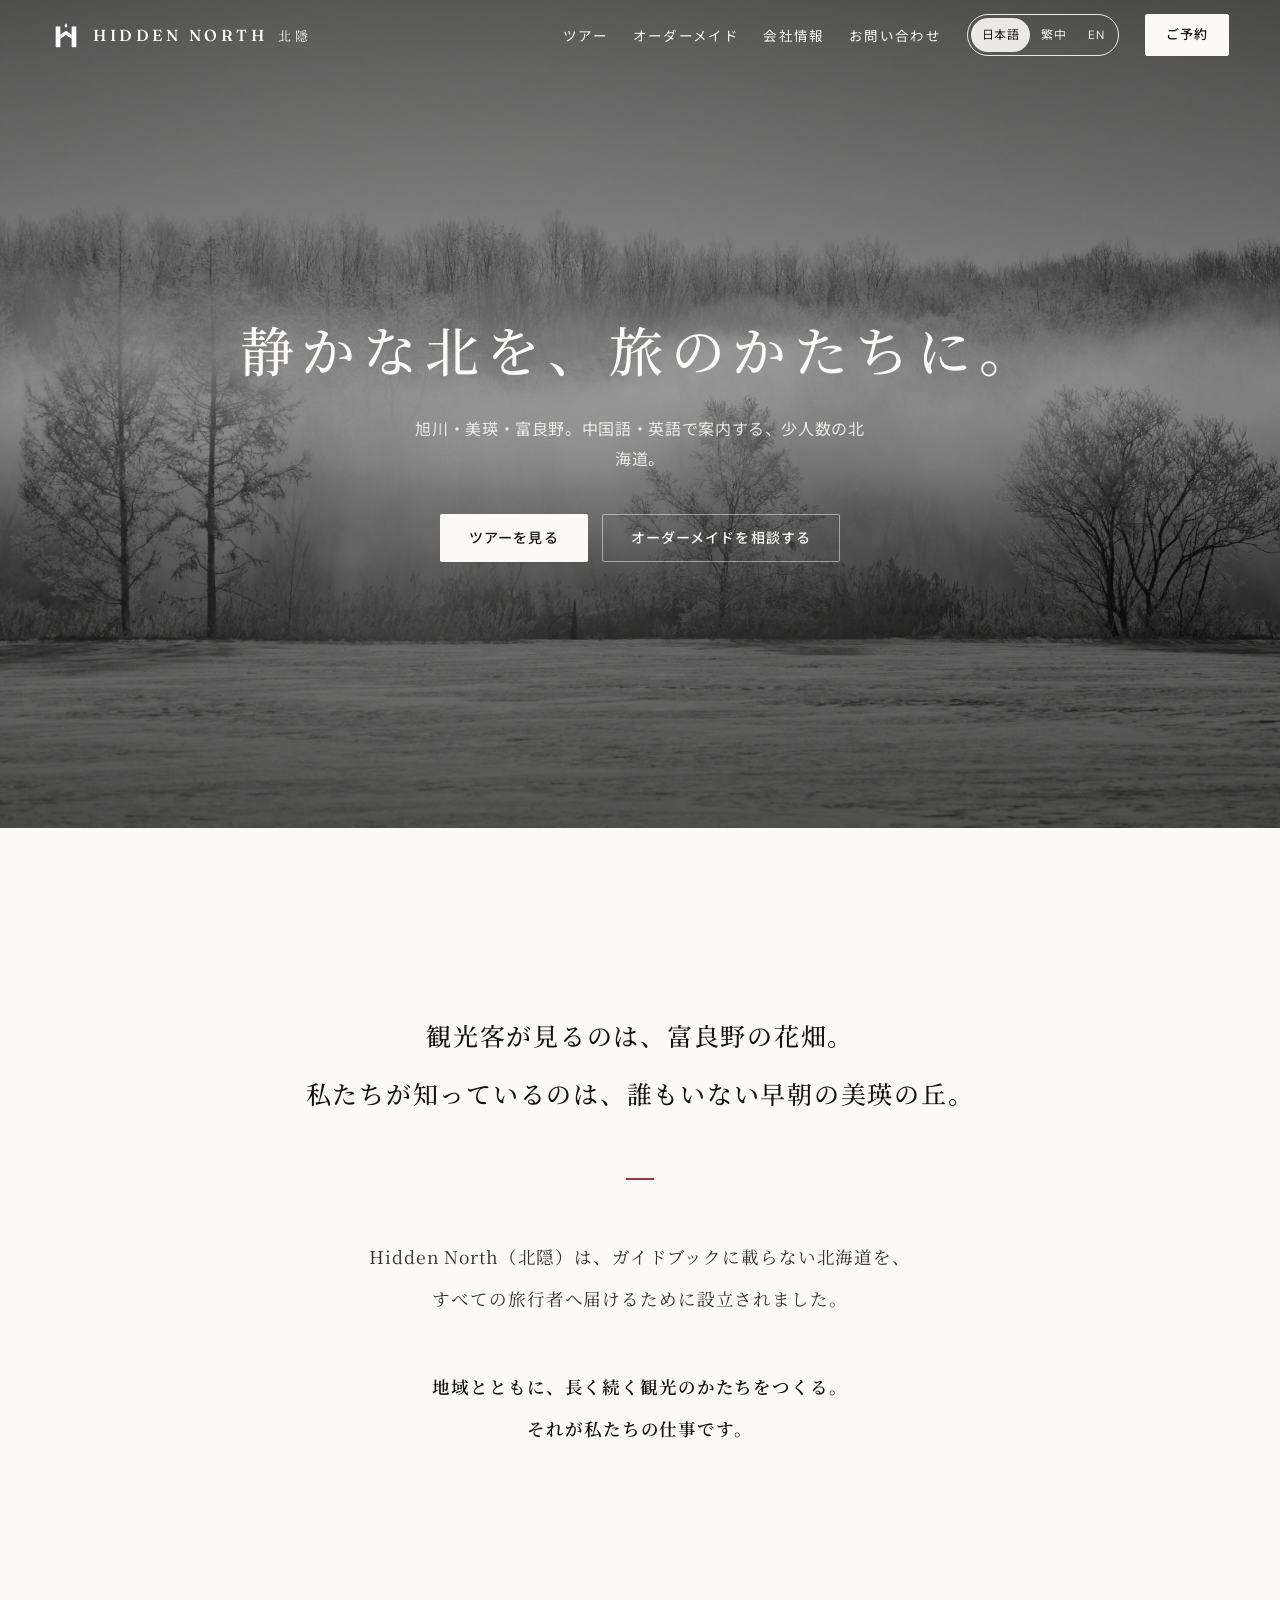
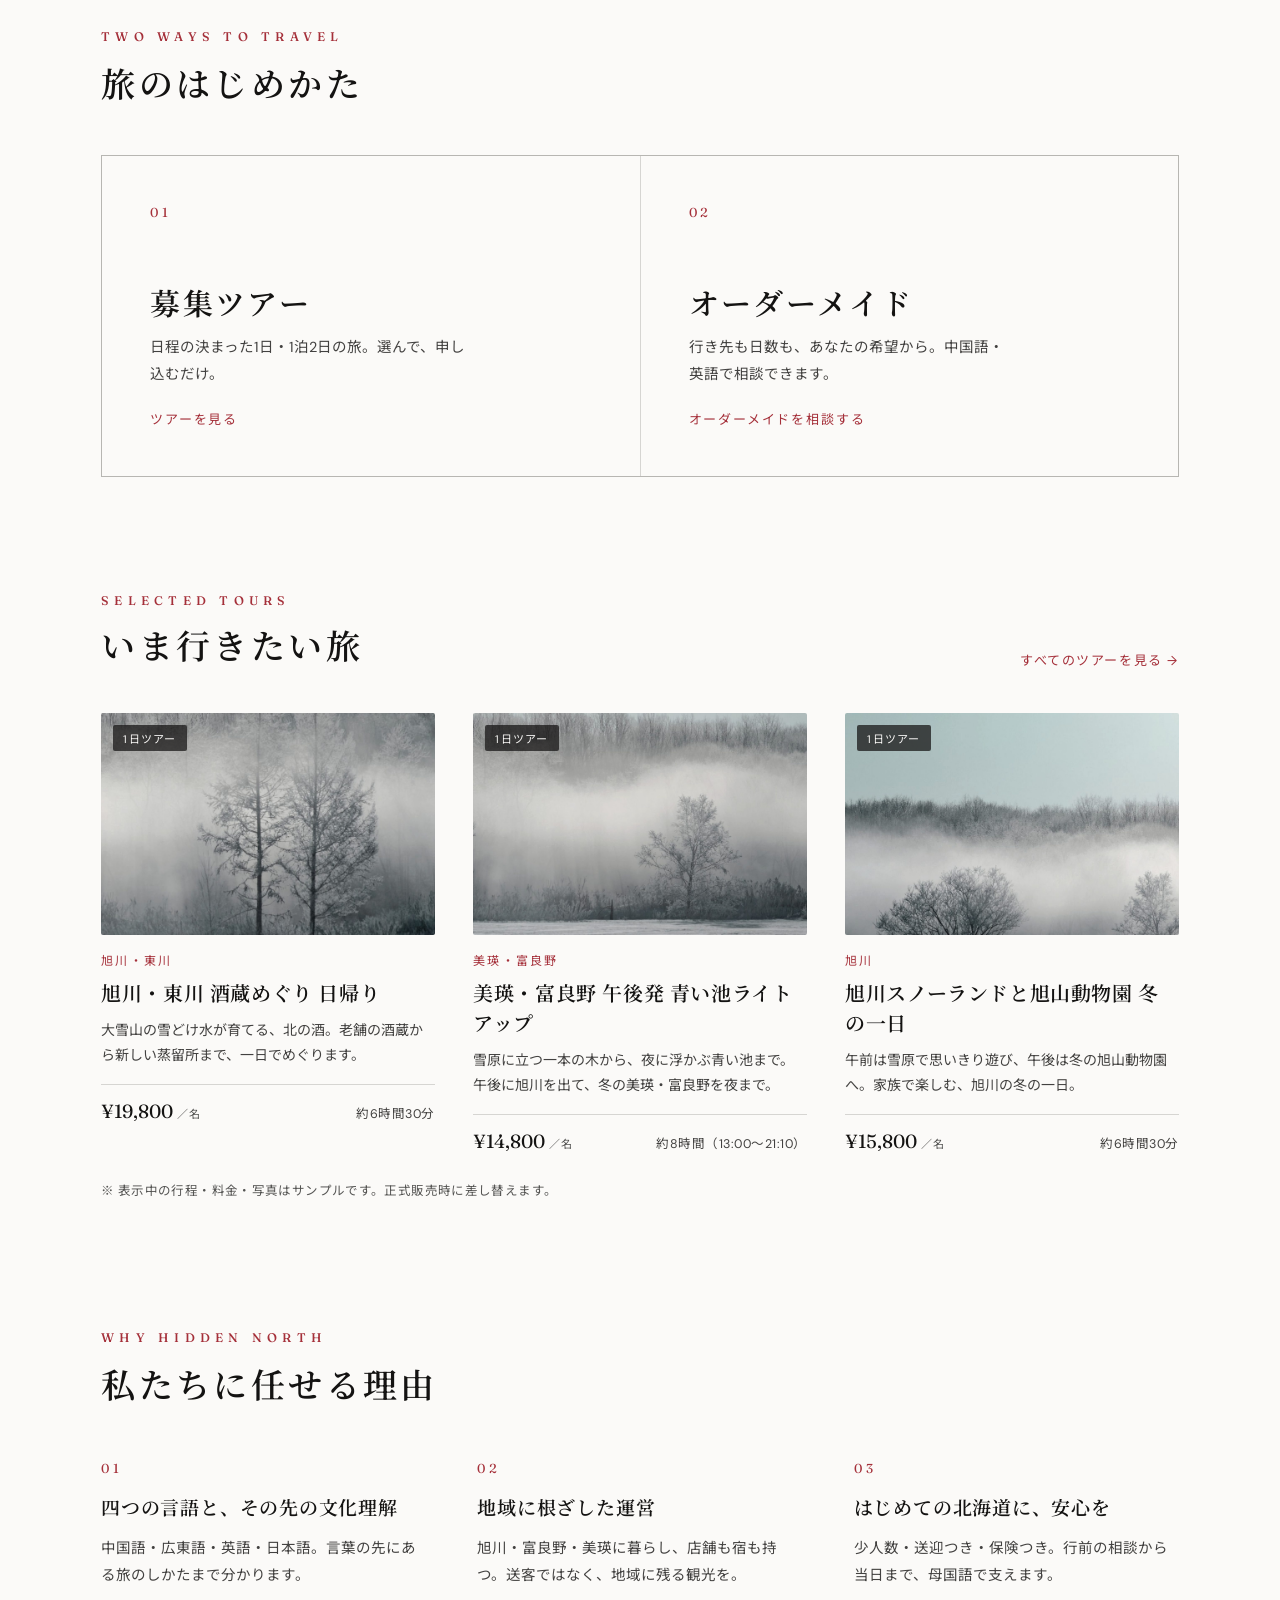
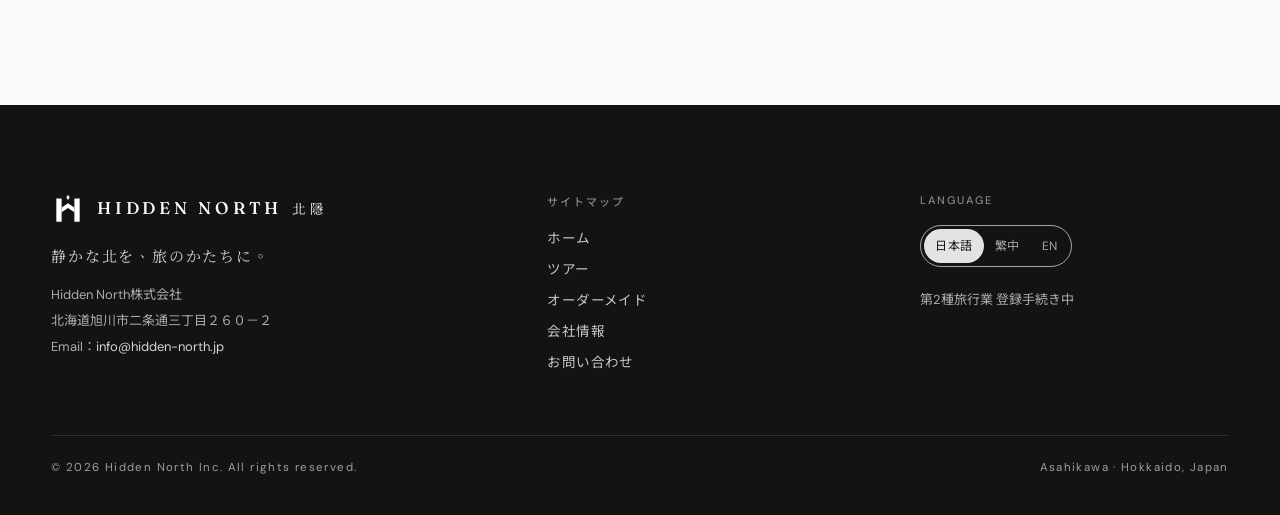
<file: index.html>
<!DOCTYPE html>
<html lang="ja" data-lang="ja">
<head>
  <meta charset="utf-8">
  <meta name="viewport" content="width=device-width, initial-scale=1">
  <title>Hidden North株式会社｜旭川・美瑛・富良野の旅行会社</title>
  <meta name="description" content="ガイドブックに載らない北海道を、中華圏・英語圏の旅行者へ。旭川・美瑛・富良野の少人数ツアーとオーダーメイドの旅。Hidden North株式会社。">
  <meta property="og:title" content="Hidden North株式会社｜旭川・美瑛・富良野の旅行会社">
  <meta property="og:description" content="ガイドブックに載らない北海道を、少人数で。旭川・美瑛・富良野の旅。">
  <meta property="og:type" content="website">
  <meta property="og:locale" content="ja_JP">
  <meta property="og:locale:alternate" content="zh_TW">
  <meta property="og:locale:alternate" content="en_US">
  <meta property="og:image" content="https://hidden-north.jp/assets/hero.jpg">
  <meta property="og:url" content="https://hidden-north.jp/">
  <meta name="theme-color" content="#141312">
  <link rel="canonical" href="https://hidden-north.jp/">
  <link rel="icon" href="assets/symbol-color.svg" type="image/svg+xml">
  <link rel="preconnect" href="https://fonts.googleapis.com">
  <link rel="preconnect" href="https://fonts.gstatic.com" crossorigin>
  <link href="https://fonts.googleapis.com/css2?family=Fraunces:opsz,wght@9..144,400;9..144,500;9..144,600&family=DM+Sans:wght@400;500&family=Noto+Serif+JP:wght@400;500;600&family=Noto+Sans+JP:wght@400;500;700&family=Noto+Serif+TC:wght@400;500;600&family=Noto+Sans+TC:wght@400;500;700&display=swap" rel="stylesheet">
  <link rel="stylesheet" href="styles.css">
</head>
<body data-page="home" data-hero-over="true">
  <div id="site-header"></div>

  <main class="site-main">

    <!-- Hero -->
    <section id="top" class="hero">
      <div class="hero__bg" aria-hidden="true"></div>
      <div class="hero__scrim" aria-hidden="true"></div>
      <div class="hero__title">
        <h1 class="serif" data-i18n="home.heroTitle">静かな北を、旅のかたちに。</h1>
        <p class="hero__sub" data-i18n="home.heroSub">旭川・美瑛・富良野。ガイドブックに載らない北海道を、少人数で。</p>
        <div class="hero__cta">
          <a class="btn btn--light" href="tours.html" data-i18n="cta.viewTours">ツアーを見る</a>
          <a class="btn btn--ghost-light" href="custom.html" data-i18n="cta.custom">オーダーメイドを相談する</a>
        </div>
      </div>
    </section>

    <!-- Philosophy -->
    <section class="section philosophy">
      <div class="wrap-720">
        <div class="lang-ja">
          <p class="serif lead">観光客が見るのは、富良野の花畑。<br>私たちが知っているのは、誰もいない早朝の美瑛の丘。</p>
          <div class="rule"></div>
          <p class="serif body">Hidden North（北隠）は、ガイドブックに載らない北海道を、<br>すべての旅行者へ届けるために設立されました。</p>
          <p class="serif body body--emph">地域とともに、長く続く観光のかたちをつくる。<br>それが私たちの仕事です。</p>
        </div>
        <div class="lang-zh">
          <p class="serif lead">觀光客看得到富良野的花田，<br>我們知道的，是清晨無人的美瑛之丘。</p>
          <div class="rule"></div>
          <p class="serif body">Hidden North（北隱）為了把不在攻略上的北海道，<br>交到每一位旅客手中而成立。</p>
          <p class="serif body body--emph">與地方共存，建立能長久走下去的觀光模式——<br>這是我們的工作。</p>
        </div>
        <div class="lang-en">
          <p class="serif lead">Travellers see the flower fields of Furano.<br>We know the hills of Biei at dawn, with no one there.</p>
          <div class="rule"></div>
          <p class="serif body">Hidden North was founded to carry the Hokkaido the guidebooks miss<br>into the hands of every traveller.</p>
          <p class="serif body body--emph">To build, alongside the region, a form of tourism that lasts.<br>That is our work.</p>
        </div>
      </div>
    </section>

    <!-- Paths -->
    <section class="section pad-y" style="padding-top:0">
      <div class="wrap">
        <div class="sec-head reveal">
          <div class="eyebrow" data-i18n="home.pathsEyebrow">TWO WAYS TO TRAVEL</div>
          <h2 class="serif" data-i18n="home.pathsTitle">旅のはじめかた</h2>
        </div>
        <div class="paths reveal">
          <a class="path" href="tours.html">
            <div class="path__img" style="background-image:url('assets/tours/t4.jpg')"></div>
            <div class="path__num">01</div>
            <h3 class="path__title serif" data-i18n="home.path1Title">募集ツアー</h3>
            <p class="path__desc" data-i18n="home.path1Desc">日程の決まった1日・1泊2日の旅。選んで、申し込むだけ。</p>
            <div class="path__go" data-i18n="cta.viewTours">ツアーを見る</div>
          </a>
          <a class="path" href="custom.html">
            <div class="path__img" style="background-image:url('assets/tours/t3.jpg')"></div>
            <div class="path__num">02</div>
            <h3 class="path__title serif" data-i18n="home.path2Title">オーダーメイド</h3>
            <p class="path__desc" data-i18n="home.path2Desc">行き先も日数も、あなたの希望から。中国語・英語で相談できます。</p>
            <div class="path__go" data-i18n="cta.custom">オーダーメイドを相談する</div>
          </a>
        </div>
      </div>
    </section>

    <!-- Featured tours -->
    <section class="section pad-y" style="padding-top:0">
      <div class="wrap">
        <div class="featured-head reveal">
          <div>
            <div class="eyebrow" data-i18n="home.featuredEyebrow">SELECTED TOURS</div>
            <h2 class="serif" style="margin:12px 0 0;font-weight:600;font-size:clamp(25px,3vw,34px);letter-spacing:.1em" data-i18n="home.featuredTitle">いま行きたい旅</h2>
          </div>
          <a href="tours.html" class="link-arrow" data-i18n="home.featuredMore">すべてのツアーを見る</a>
        </div>
        <div id="featured-tours" class="tour-grid"></div>
        <p class="notice notice--inline" style="margin-top:28px" data-i18n="notice.sample">※ 表示中の行程・料金・写真はサンプルです。正式販売時に差し替えます。</p>
      </div>
    </section>

    <!-- Why -->
    <section class="section pad-y" style="padding-top:0">
      <div class="wrap">
        <div class="sec-head reveal">
          <div class="eyebrow" data-i18n="home.whyEyebrow">WHY HIDDEN NORTH</div>
          <h2 class="serif" data-i18n="home.whyTitle">私たちに任せる理由</h2>
        </div>
        <div class="why-grid">
          <div class="why-item reveal">
            <span class="why-num">01</span>
            <h3 class="serif" data-i18n="home.why1Title">四つの言語と、その先の文化理解</h3>
            <p data-i18n="home.why1Desc">中国語・広東語・英語・日本語。言葉の先にある旅のしかたまで分かります。</p>
          </div>
          <div class="why-item reveal">
            <span class="why-num">02</span>
            <h3 class="serif" data-i18n="home.why2Title">地域に根ざした運営</h3>
            <p data-i18n="home.why2Desc">旭川・富良野・美瑛に暮らし、店舗も宿も持つ。送客ではなく、地域に残る観光を。</p>
          </div>
          <div class="why-item reveal">
            <span class="why-num">03</span>
            <h3 class="serif" data-i18n="home.why3Title">はじめての北海道に、安心を</h3>
            <p data-i18n="home.why3Desc">少人数・送迎つき・保険つき。行前の相談から当日まで、母国語で支えます。</p>
          </div>
        </div>
      </div>
    </section>

  </main>

  <div id="site-footer"></div>
  <script src="site.js"></script>
  <script src="catalog.js"></script>
</body>
</html>
</file>
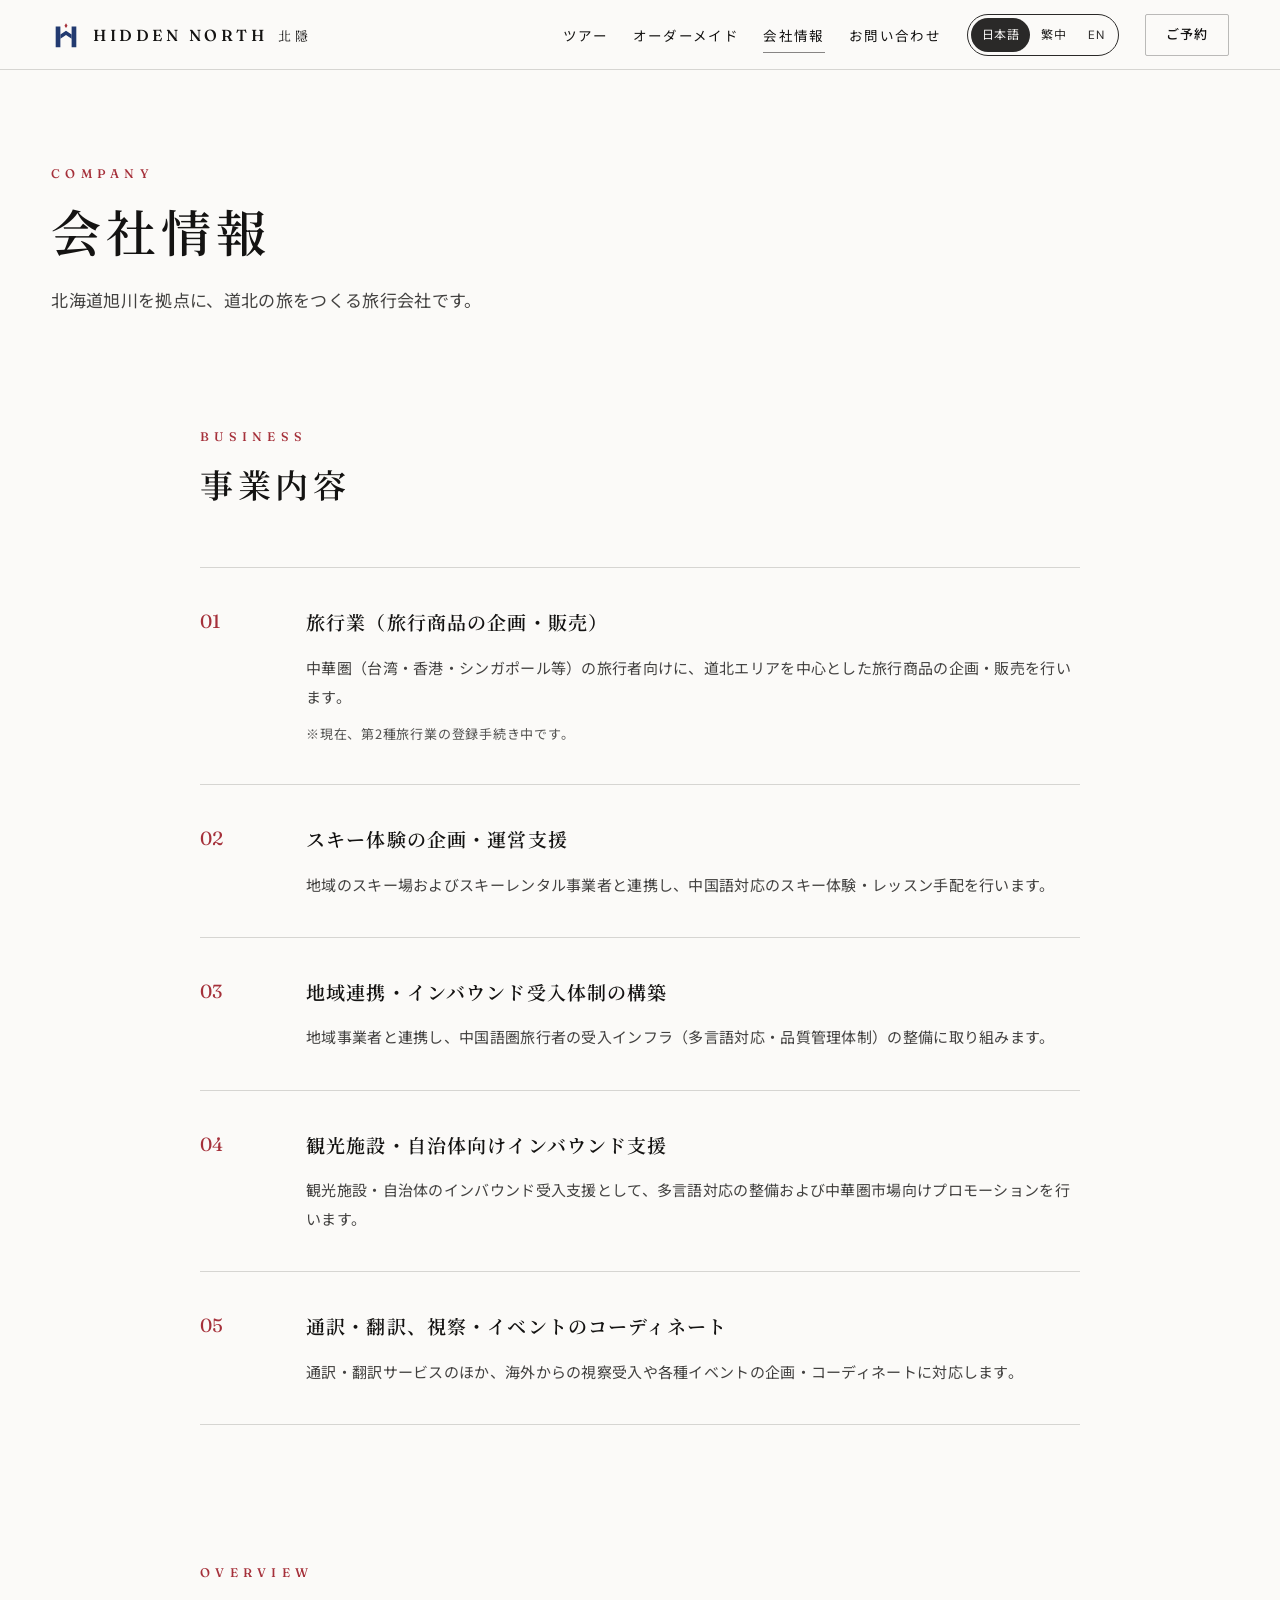
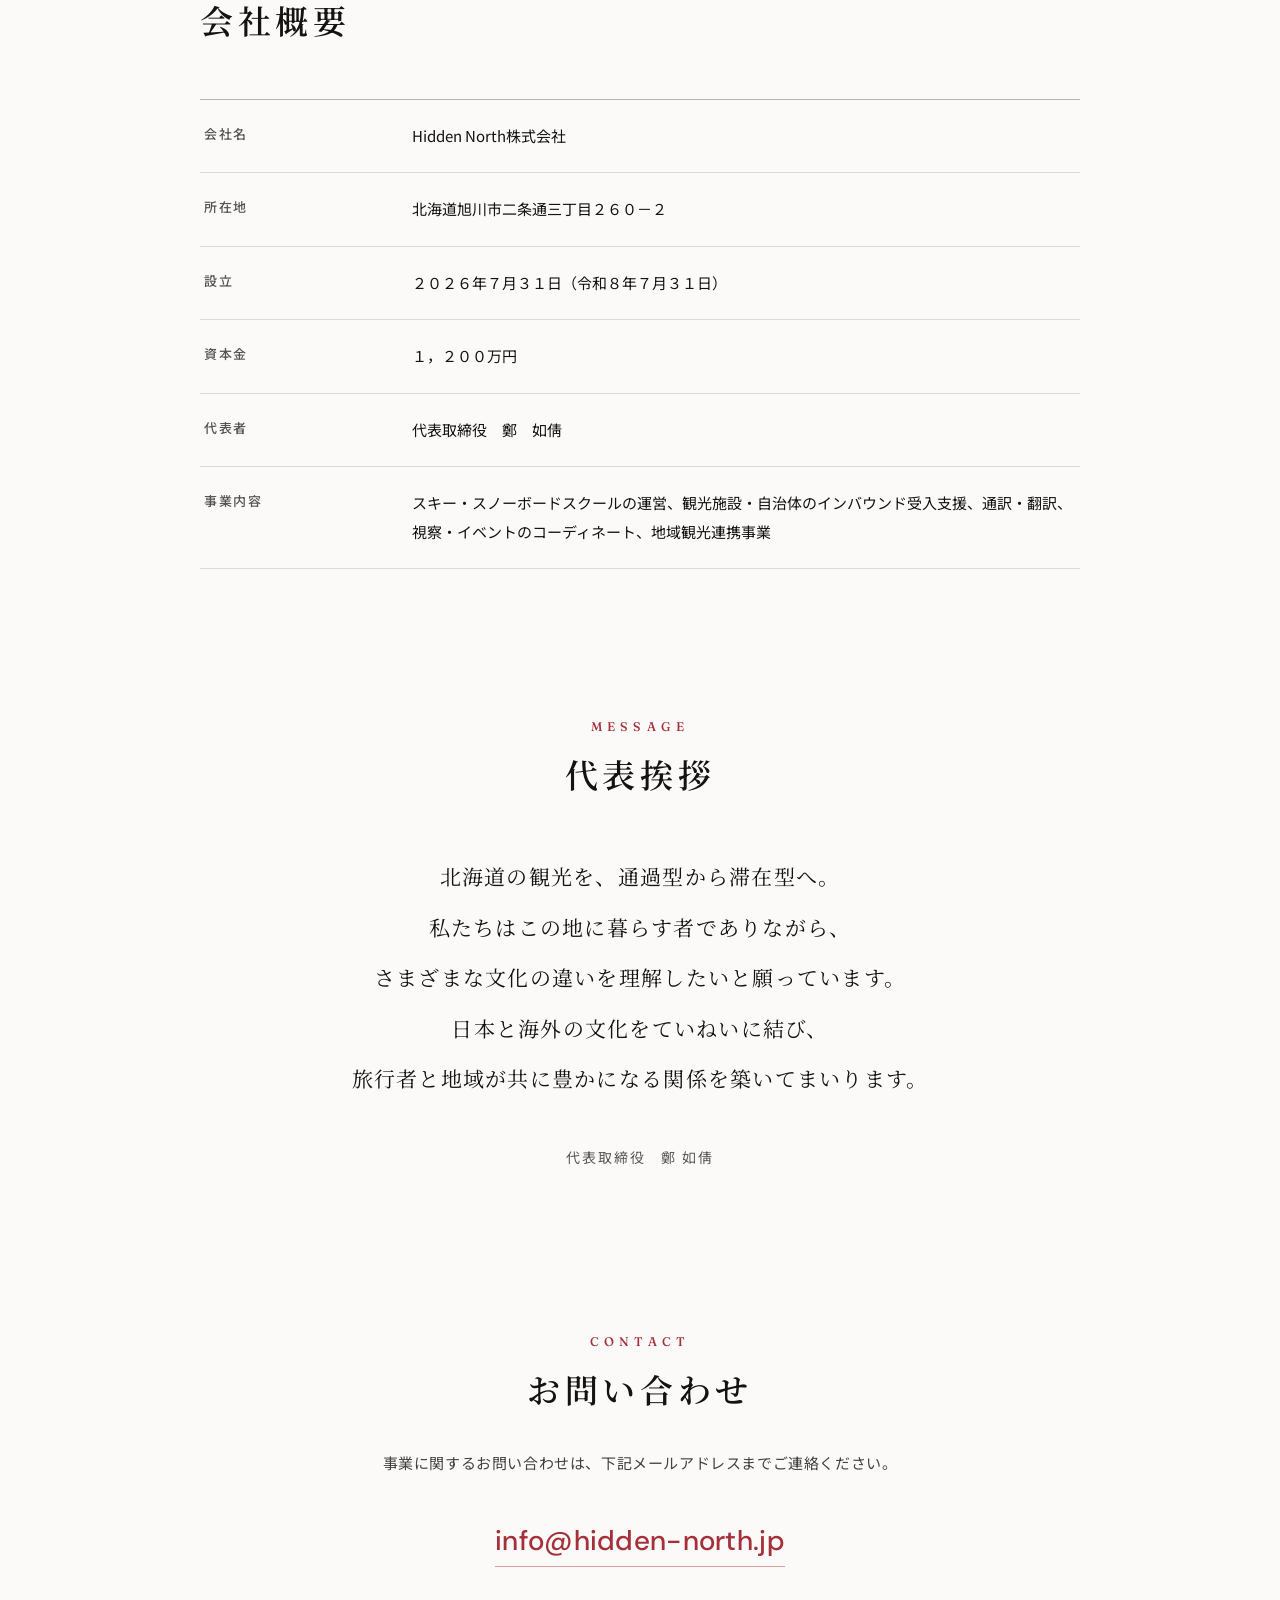
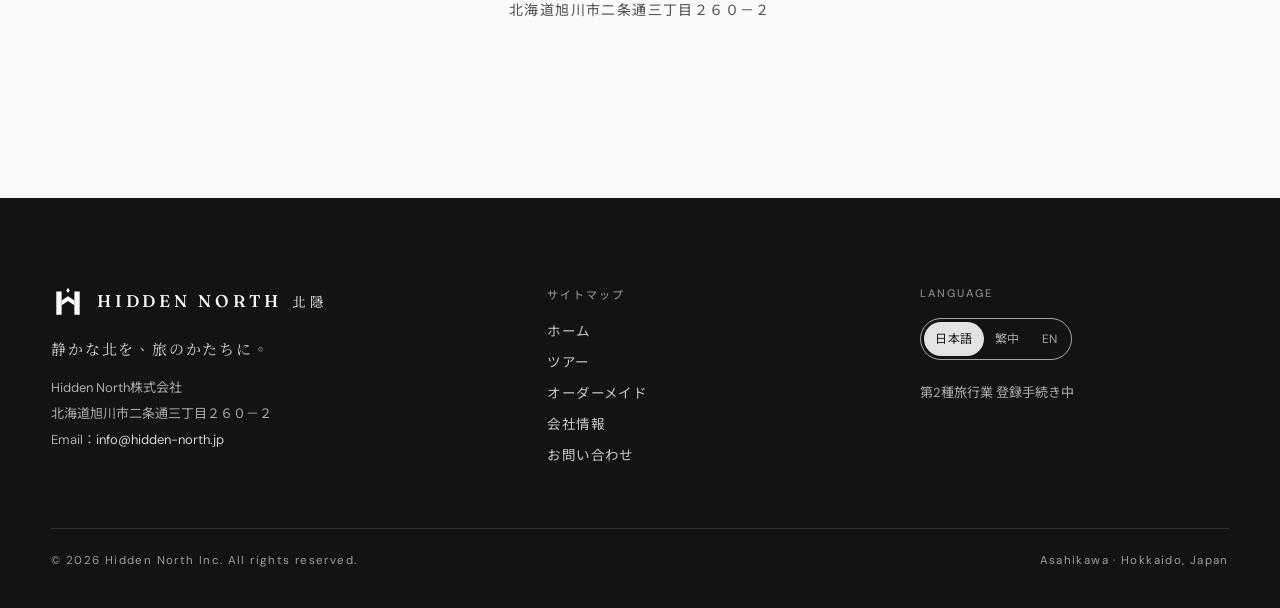
<file: about.html>
<!DOCTYPE html>
<html lang="ja" data-lang="ja">
<head>
  <meta charset="utf-8">
  <meta name="viewport" content="width=device-width, initial-scale=1">
  <title>会社情報｜Hidden North株式会社</title>
  <meta name="description" content="Hidden North株式会社の会社情報・事業内容・代表挨拶。北海道旭川の旅行会社。">
  <meta name="theme-color" content="#141312">
  <link rel="icon" href="assets/symbol-color.svg" type="image/svg+xml">
  <link rel="preconnect" href="https://fonts.googleapis.com">
  <link rel="preconnect" href="https://fonts.gstatic.com" crossorigin>
  <link href="https://fonts.googleapis.com/css2?family=Fraunces:opsz,wght@9..144,400;9..144,500;9..144,600&family=DM+Sans:wght@400;500&family=Noto+Serif+JP:wght@400;500;600&family=Noto+Sans+JP:wght@400;500;700&family=Noto+Serif+TC:wght@400;500;600&family=Noto+Sans+TC:wght@400;500;700&display=swap" rel="stylesheet">
  <link rel="stylesheet" href="styles.css">
</head>
<body data-page="about">
  <div id="site-header"></div>

  <main class="site-main">
    <section class="page-hero">
      <div class="page-hero__inner">
        <div class="eyebrow">COMPANY</div>
        <h1 class="serif lang-ja">会社情報</h1>
        <h1 class="serif lang-zh">公司資訊</h1>
        <h1 class="serif lang-en">Company</h1>
        <p class="lead lang-ja">北海道旭川を拠点に、道北の旅をつくる旅行会社です。</p>
        <p class="lead lang-zh">以北海道旭川為據點，打造道北旅程的旅行公司。</p>
        <p class="lead lang-en">A travel company based in Asahikawa, crafting journeys across northern Hokkaido.</p>
      </div>
    </section>

    <!-- 事業内容 -->
    <section class="section business" style="padding-top:clamp(20px,4vw,40px)">
      <div class="wrap-880">
        <div class="eyebrow">BUSINESS</div>
        <h2 class="section-h2 serif lang-ja">事業内容</h2>
        <h2 class="section-h2 serif lang-zh">事業內容</h2>
        <h2 class="section-h2 serif lang-en">What we do</h2>

        <div class="biz-list lang-ja">
          <div class="biz-item"><div class="biz-item__num">01</div><div><h3 class="serif">旅行業（旅行商品の企画・販売）</h3><p class="sans">中華圏（台湾・香港・シンガポール等）の旅行者向けに、道北エリアを中心とした旅行商品の企画・販売を行います。<span class="biz-note">※現在、第2種旅行業の登録手続き中です。</span></p></div></div>
          <div class="biz-item"><div class="biz-item__num">02</div><div><h3 class="serif">スキー体験の企画・運営支援</h3><p class="sans">地域のスキー場およびスキーレンタル事業者と連携し、中国語対応のスキー体験・レッスン手配を行います。</p></div></div>
          <div class="biz-item"><div class="biz-item__num">03</div><div><h3 class="serif">地域連携・インバウンド受入体制の構築</h3><p class="sans">地域事業者と連携し、中国語圏旅行者の受入インフラ（多言語対応・品質管理体制）の整備に取り組みます。</p></div></div>
          <div class="biz-item"><div class="biz-item__num">04</div><div><h3 class="serif">観光施設・自治体向けインバウンド支援</h3><p class="sans">観光施設・自治体のインバウンド受入支援として、多言語対応の整備および中華圏市場向けプロモーションを行います。</p></div></div>
          <div class="biz-item"><div class="biz-item__num">05</div><div><h3 class="serif">通訳・翻訳、視察・イベントのコーディネート</h3><p class="sans">通訳・翻訳サービスのほか、海外からの視察受入や各種イベントの企画・コーディネートに対応します。</p></div></div>
        </div>
        <div class="biz-list lang-zh">
          <div class="biz-item"><div class="biz-item__num">01</div><div><h3 class="serif">旅行業（旅遊商品企劃・販售）</h3><p class="sans">面向華語圈（台灣・香港・新加坡等）旅客，企劃與販售以道北為中心的旅遊商品。<span class="biz-note">※第二種旅行業登記申請中。</span></p></div></div>
          <div class="biz-item"><div class="biz-item__num">02</div><div><h3 class="serif">滑雪體驗企劃與營運支援</h3><p class="sans">與在地滑雪場及滑雪裝備租賃業者合作，提供中文對應的滑雪體驗與課程安排。</p></div></div>
          <div class="biz-item"><div class="biz-item__num">03</div><div><h3 class="serif">地域合作與入境接待體制建構</h3><p class="sans">與在地業者合作，共同建置華語旅客的接待基礎（多語對應、品質管理體制）。</p></div></div>
          <div class="biz-item"><div class="biz-item__num">04</div><div><h3 class="serif">觀光設施・自治體的入境觀光支援</h3><p class="sans">為觀光設施與自治體提供入境旅客接待支援，包括多語言環境整備與面向華語圈市場的推廣宣傳。</p></div></div>
          <div class="biz-item"><div class="biz-item__num">05</div><div><h3 class="serif">口譯・筆譯、考察與活動統籌</h3><p class="sans">提供口譯與筆譯服務，並承接海外考察團的接待安排與各類活動的企劃統籌。</p></div></div>
        </div>
        <div class="biz-list lang-en">
          <div class="biz-item"><div class="biz-item__num">01</div><div><h3 class="serif">Travel business — planning & sales</h3><p class="sans">We plan and sell travel products centred on northern Hokkaido for travellers from the Chinese-speaking world — Taiwan, Hong Kong, Singapore and beyond.<span class="biz-note">Type-2 travel business registration in progress.</span></p></div></div>
          <div class="biz-item"><div class="biz-item__num">02</div><div><h3 class="serif">Ski experiences — planning & support</h3><p class="sans">In partnership with local ski resorts and rental operators, we arrange ski experiences and lessons supported in Chinese.</p></div></div>
          <div class="biz-item"><div class="biz-item__num">03</div><div><h3 class="serif">Regional partnerships & inbound reception</h3><p class="sans">We work with local businesses to build the reception infrastructure — multilingual support and quality management — for Chinese-speaking travellers.</p></div></div>
          <div class="biz-item"><div class="biz-item__num">04</div><div><h3 class="serif">Inbound support for facilities & municipalities</h3><p class="sans">We help tourism facilities and municipalities with multilingual readiness and promotion for the Chinese-speaking market.</p></div></div>
          <div class="biz-item"><div class="biz-item__num">05</div><div><h3 class="serif">Interpretation, translation & coordination</h3><p class="sans">Alongside interpretation and translation, we host overseas inspection visits and plan and coordinate events.</p></div></div>
        </div>
      </div>
    </section>

    <!-- 会社概要 -->
    <section class="section company">
      <div class="wrap-880">
        <div class="eyebrow">OVERVIEW</div>
        <h2 class="section-h2 serif lang-ja">会社概要</h2>
        <h2 class="section-h2 serif lang-zh">公司概要</h2>
        <h2 class="section-h2 serif lang-en">Company overview</h2>

        <div class="facts sans lang-ja">
          <div class="facts__row"><div class="facts__label">会社名</div><div class="facts__value">Hidden North株式会社</div></div>
          <div class="facts__row"><div class="facts__label">所在地</div><div class="facts__value">北海道旭川市二条通三丁目２６０－２</div></div>
          <div class="facts__row"><div class="facts__label">設立</div><div class="facts__value">２０２６年７月３１日（令和８年７月３１日）</div></div>
          <div class="facts__row"><div class="facts__label">資本金</div><div class="facts__value">１，２００万円</div></div>
          <div class="facts__row"><div class="facts__label">代表者</div><div class="facts__value">代表取締役　鄭　如倩</div></div>
          <div class="facts__row"><div class="facts__label">事業内容</div><div class="facts__value">スキー・スノーボードスクールの運営、観光施設・自治体のインバウンド受入支援、通訳・翻訳、視察・イベントのコーディネート、地域観光連携事業</div></div>
        </div>
        <div class="facts sans lang-zh">
          <div class="facts__row"><div class="facts__label">公司名稱</div><div class="facts__value">Hidden North株式会社</div></div>
          <div class="facts__row"><div class="facts__label">所在地</div><div class="facts__value">北海道旭川市二条通三丁目２６０－２</div></div>
          <div class="facts__row"><div class="facts__label">設立</div><div class="facts__value">２０２６年７月３１日（令和８年７月３１日）</div></div>
          <div class="facts__row"><div class="facts__label">資本額</div><div class="facts__value">１，２００萬日圓</div></div>
          <div class="facts__row"><div class="facts__label">代表人</div><div class="facts__value">代表取締役　鄭如倩</div></div>
          <div class="facts__row"><div class="facts__label">事業內容</div><div class="facts__value">滑雪・單板滑雪學校之營運、觀光設施與自治體之入境接待支援、口譯・筆譯、考察與活動統籌、地域觀光合作事業</div></div>
        </div>
        <div class="facts sans lang-en">
          <div class="facts__row"><div class="facts__label">Company</div><div class="facts__value">Hidden North Inc. (Hidden North株式会社)</div></div>
          <div class="facts__row"><div class="facts__label">Address</div><div class="facts__value">260-2 Nijō-dōri 3-chōme, Asahikawa, Hokkaido, Japan</div></div>
          <div class="facts__row"><div class="facts__label">Established</div><div class="facts__value">31 July 2026</div></div>
          <div class="facts__row"><div class="facts__label">Capital</div><div class="facts__value">¥12,000,000</div></div>
          <div class="facts__row"><div class="facts__label">Representative</div><div class="facts__value">Representative Director, Cheng Ju-Chien</div></div>
          <div class="facts__row"><div class="facts__label">Business</div><div class="facts__value">Operation of ski & snowboard schools; inbound reception support for tourism facilities and municipalities; interpretation and translation; inspection and event coordination; regional tourism partnerships.</div></div>
        </div>
      </div>
    </section>

    <!-- 代表挨拶 -->
    <section class="section greeting">
      <div class="wrap-720">
        <div class="eyebrow">MESSAGE</div>
        <h2 class="section-h2 serif lang-ja">代表挨拶</h2>
        <h2 class="section-h2 serif lang-zh">代表的話</h2>
        <h2 class="section-h2 serif lang-en">From the founder</h2>
        <div class="lang-ja">
          <p class="serif msg">北海道の観光を、通過型から滞在型へ。<br>私たちはこの地に暮らす者でありながら、<br>さまざまな文化の違いを理解したいと願っています。<br>日本と海外の文化をていねいに結び、<br>旅行者と地域が共に豊かになる関係を築いてまいります。</p>
          <p class="sans sign">代表取締役　鄭 如倩</p>
        </div>
        <div class="lang-zh">
          <p class="serif msg">北海道的觀光，正從路過走向停留。<br>我們是生活在這片土地上的人，<br>同時也努力理解不同國家與文化的旅行方式。<br>以細膩的方式連結日本與海外的文化，<br>在旅客與地方之間，建立彼此都能受惠的長久關係。</p>
          <p class="sans sign">代表取締役　鄭如倩</p>
        </div>
        <div class="lang-en">
          <p class="serif msg">Hokkaido's tourism is moving from passing through to staying a while.<br>We live in this place, and still we wish to understand<br>the cultures that differ from our own.<br>We join Japan and the world with care,<br>building a relationship where travellers and the region grow richer together.</p>
          <p class="sans sign">Representative Director, Cheng Ju-Chien</p>
        </div>
      </div>
    </section>

    <!-- 聯絡 -->
    <section id="contact" class="section contact">
      <div class="wrap-720">
        <div class="eyebrow">CONTACT</div>
        <h2 class="section-h2 serif lang-ja">お問い合わせ</h2>
        <h2 class="section-h2 serif lang-zh">聯絡我們</h2>
        <h2 class="section-h2 serif lang-en">Contact</h2>
        <p class="sans desc lang-ja">事業に関するお問い合わせは、下記メールアドレスまでご連絡ください。</p>
        <p class="sans desc lang-zh">業務相關洽詢，請來信下列信箱。</p>
        <p class="sans desc lang-en">For business enquiries, please write to us at the address below.</p>
        <div class="contact__cta"><a href="mailto:info@hidden-north.jp">info@hidden-north.jp</a></div>
        <p class="contact__addr">北海道旭川市二条通三丁目２６０－２</p>
      </div>
    </section>
  </main>

  <div id="site-footer"></div>
  <script src="site.js"></script>
</body>
</html>
</file>
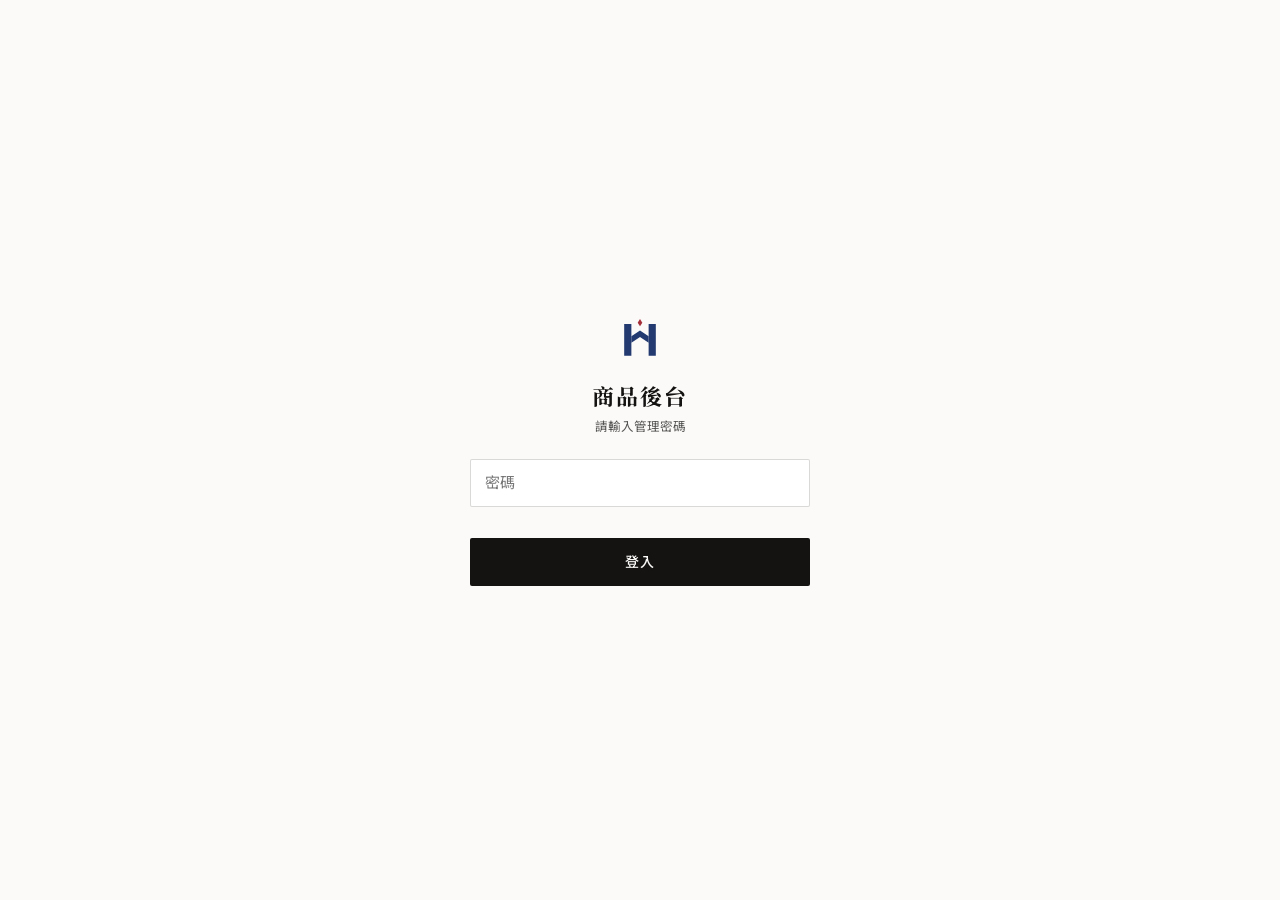
<file: admin.html>
<!DOCTYPE html>
<html lang="zh-Hant" data-lang="zh">
<head>
  <meta charset="utf-8">
  <meta name="viewport" content="width=device-width, initial-scale=1">
  <title>商品後台｜Hidden North</title>
  <meta name="robots" content="noindex">
  <link rel="icon" href="assets/symbol-color.svg" type="image/svg+xml">
  <link rel="preconnect" href="https://fonts.googleapis.com">
  <link rel="preconnect" href="https://fonts.gstatic.com" crossorigin>
  <link href="https://fonts.googleapis.com/css2?family=Fraunces:opsz,wght@9..144,400;9..144,500;9..144,600&family=DM+Sans:wght@400;500&family=Noto+Serif+TC:wght@400;500;600&family=Noto+Sans+TC:wght@400;500;700&display=swap" rel="stylesheet">
  <link rel="stylesheet" href="styles.css">
</head>
<body class="adm">
  <!-- login -->
  <div id="gate" class="adm-gate">
    <form id="gate-form" style="width:100%;max-width:340px;text-align:center">
      <img src="assets/symbol-color.svg" alt="" width="46" height="46" style="margin:0 auto 20px">
      <h1 class="serif" style="font-size:22px;letter-spacing:.08em;margin:0 0 6px">商品後台</h1>
      <p class="admin-note" style="margin:0 0 20px">請輸入管理密碼</p>
      <label for="gate-pass" class="sr-only">密碼</label>
      <input class="input" id="gate-pass" type="password" autocomplete="current-password" placeholder="密碼">
      <p class="err-msg" id="gate-err" style="text-align:left"></p>
      <button class="btn btn--primary btn--block" type="submit" id="gate-btn" style="margin-top:12px">登入</button>
    </form>
  </div>

  <div class="admin-wrap" id="admin" hidden>
    <div class="admin-bar">
      <div style="display:flex;align-items:center;gap:12px">
        <img src="assets/symbol-color.svg" alt="" width="30" height="30">
        <strong style="font-family:var(--sans-ui);letter-spacing:.06em">商品後台</strong>
        <span class="badge" id="mode-badge"></span>
      </div>
      <div style="display:flex;gap:10px;flex-wrap:wrap">
        <button class="btn btn--outline adm-btn" id="btn-add">＋ 新增商品</button>
        <button class="btn btn--outline adm-btn" id="btn-reload">重新載入</button>
        <button class="btn btn--outline adm-btn" id="btn-export" hidden>匯出 tours.json</button>
        <button class="btn btn--primary adm-btn" id="btn-publish" disabled>發佈到網站</button>
      </div>
    </div>

    <div id="status" class="adm-status" aria-live="polite"></div>

    <div class="admin-cols">
      <div>
        <div class="admin-list" id="tour-list"></div>
        <p class="admin-note" style="margin-top:12px">「草稿」不會出現在網站上。改好後按右上角「發佈到網站」，約 1 分鐘後生效。</p>
      </div>
      <div id="editor"></div>
    </div>
  </div>

  <script src="pricing.js"></script>
  <script src="tour-schema.js"></script>
  <script src="admin.js"></script>
</body>
</html>
</file>
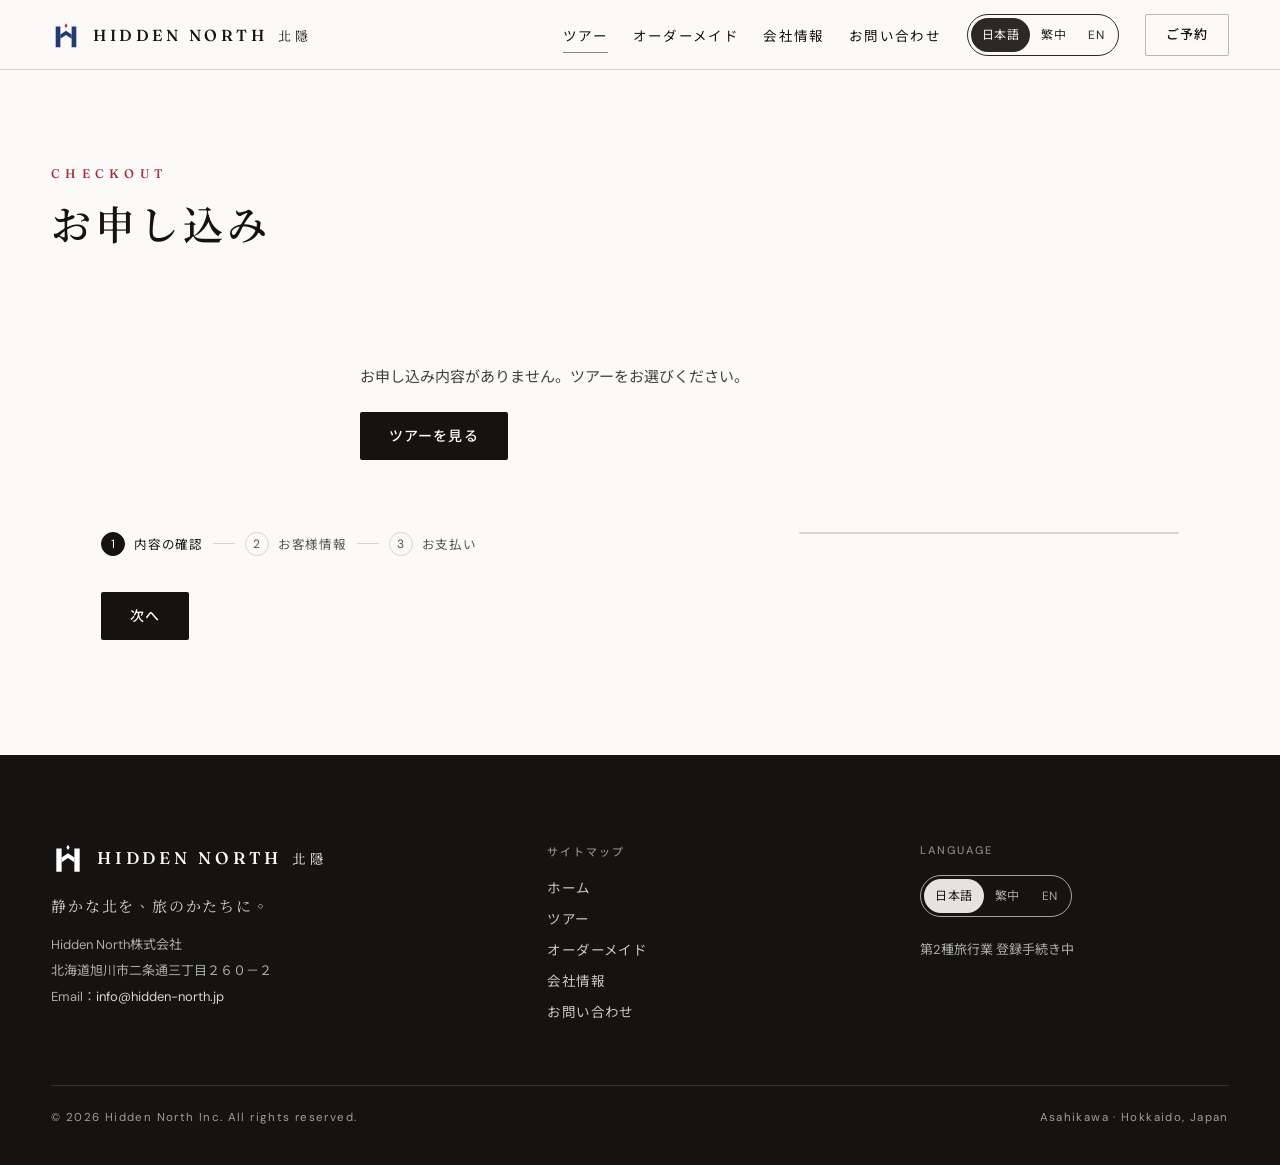
<file: checkout.html>
<!DOCTYPE html>
<html lang="ja" data-lang="ja">
<head>
  <meta charset="utf-8">
  <meta name="viewport" content="width=device-width, initial-scale=1">
  <title>お申し込み｜Hidden North</title>
  <meta name="robots" content="noindex">
  <meta name="theme-color" content="#141312">
  <link rel="icon" href="assets/symbol-color.svg" type="image/svg+xml">
  <link rel="preconnect" href="https://fonts.googleapis.com">
  <link rel="preconnect" href="https://fonts.gstatic.com" crossorigin>
  <link href="https://fonts.googleapis.com/css2?family=Fraunces:opsz,wght@9..144,400;9..144,500;9..144,600&family=DM+Sans:wght@400;500&family=Noto+Serif+JP:wght@400;500;600&family=Noto+Sans+JP:wght@400;500;700&family=Noto+Serif+TC:wght@400;500;600&family=Noto+Sans+TC:wght@400;500;700&display=swap" rel="stylesheet">
  <link rel="stylesheet" href="styles.css">
</head>
<body data-page="tours">
  <div id="site-header"></div>

  <main class="site-main">
    <section class="page-hero" style="padding-bottom:clamp(24px,4vw,40px)">
      <div class="page-hero__inner">
        <div class="eyebrow">CHECKOUT</div>
        <h1 class="serif" style="font-size:clamp(26px,3.4vw,40px)" data-i18n="checkout.title">お申し込み</h1>
      </div>
    </section>

    <section class="section" style="padding-bottom:clamp(64px,9vw,120px)">
      <div class="wrap">

        <div id="co-empty" class="panel-success" hidden style="text-align:left">
          <p class="section-lead" data-i18n="checkout.empty" style="margin:0 0 20px">お申し込み内容がありません。ツアーをお選びください。</p>
          <a class="btn btn--primary" href="tours.html" data-i18n="cta.viewTours">ツアーを見る</a>
        </div>

        <div id="co-main" class="co-grid" hidden>
          <div>
            <div class="co-steps" aria-label="Steps">
              <span class="s is-active" data-si="1"><span class="n">1</span><span data-i18n="checkout.step1">内容の確認</span></span>
              <span class="sep"></span>
              <span class="s" data-si="2"><span class="n">2</span><span data-i18n="checkout.step2">お客様情報</span></span>
              <span class="sep"></span>
              <span class="s" data-si="3"><span class="n">3</span><span data-i18n="checkout.step3">お支払い</span></span>
            </div>

            <!-- Step 1: review -->
            <section data-step="1">
              <div id="co-review"></div>
              <div class="co-actions">
                <button class="btn btn--primary" id="to-2" data-i18n="checkout.continue">次へ</button>
              </div>
            </section>

            <!-- Step 2: customer -->
            <section data-step="2" hidden>
              <h2 class="serif" style="font-weight:600;font-size:22px;letter-spacing:.06em;margin:0 0 22px" data-i18n="checkout.customerInfo">ご連絡先</h2>
              <form id="cust-form" class="form-grid" novalidate>
                <div class="field-row">
                  <div class="field"><label for="c-name"><span data-i18n="form.name">お名前</span> <span class="req" data-i18n="form.required">必須</span></label><input class="input" type="text" id="c-name" autocomplete="name" required><p class="err-msg" data-err-for="c-name"></p></div>
                  <div class="field"><label for="c-email"><span data-i18n="form.email">メールアドレス</span> <span class="req" data-i18n="form.required">必須</span></label><input class="input" type="email" id="c-email" autocomplete="email" required><p class="err-msg" data-err-for="c-email"></p></div>
                </div>
                <div class="field-row">
                  <div class="field"><label for="c-phone" data-i18n="checkout.phone">電話番号</label><input class="input" type="tel" id="c-phone" autocomplete="tel"></div>
                  <div class="field"><label for="c-country" data-i18n="checkout.country">国・地域</label>
                    <select class="select" id="c-country"><option>台湾 / Taiwan</option><option>香港 / Hong Kong</option><option>シンガポール / Singapore</option><option>日本 / Japan</option><option>その他 / Other</option></select>
                  </div>
                </div>
                <div class="field" id="hotel-field" hidden><label for="c-hotel" data-i18n="checkout.hotel">ご宿泊先（ホテルお迎えをご希望の場合）</label><input class="input" type="text" id="c-hotel" autocomplete="off"><p class="admin-note" style="margin-top:6px" data-i18n="checkout.hotelHint">空欄の場合は、行程に記載の集合場所でお待ちしています。</p></div>
                <div class="field"><label for="c-note" data-i18n="checkout.note">備考（任意）</label><textarea class="textarea" id="c-note"></textarea></div>
                <div class="confirm-list">
                  <span class="field-label" data-i18n="checkout.confirmations">ご確認事項</span>
                  <div id="c-confirms"></div>
                  <label class="check-row"><input type="checkbox" id="c-agree"><span data-i18n="checkout.agree">キャンセルポリシーに同意します。</span></label>
                  <p class="err-msg" data-err-for="c-agree"></p>
                </div>
                <div class="co-actions">
                  <button type="button" class="btn btn--outline" id="back-1" data-i18n="checkout.back">戻る</button>
                  <button type="submit" class="btn btn--primary" id="to-3" data-i18n="checkout.toPayment">お支払いへ進む</button>
                </div>
              </form>
            </section>

            <!-- Step 3: payment -->
            <section data-step="3" hidden>
              <h2 class="serif" style="font-weight:600;font-size:22px;letter-spacing:.06em;margin:0 0 10px" data-i18n="checkout.payment">お支払い</h2>
              <p class="notice" id="demo-notice" style="margin-bottom:20px" data-i18n="notice.demo">これはテスト用のお支払い画面です。実際の決済は行われません。</p>
              <div class="pay-card">
                <div style="display:flex;justify-content:space-between;align-items:center;margin-bottom:16px">
                  <span class="field-label" style="margin:0" data-i18n="checkout.payment">お支払い</span>
                  <span class="card-icons"><span>VISA</span><span>MC</span><span>JCB</span><span>AMEX</span></span>
                </div>
                <form id="pay-form" class="form-grid" novalidate>
                  <div id="square-fields" hidden>
                    <div id="card-container"></div>
                    <p class="admin-note" data-i18n="checkout.secure">カード情報は Square により安全に処理され、当社には保存されません。</p>
                    <p class="err-msg" id="pay-err"></p>
                  </div>
                  <div id="demo-fields" class="form-grid">
                  <div class="field"><label for="p-name" data-i18n="checkout.cardName">カード名義</label><input class="input" type="text" id="p-name" autocomplete="cc-name"><p class="err-msg" data-err-for="p-name"></p></div>
                  <div class="field"><label for="p-num" data-i18n="checkout.cardNumber">カード番号</label><input class="input" type="text" id="p-num" inputmode="numeric" autocomplete="cc-number" placeholder="4242 4242 4242 4242" maxlength="23"><p class="err-msg" data-err-for="p-num"></p></div>
                  <div class="field-row">
                    <div class="field"><label for="p-exp" data-i18n="checkout.expiry">有効期限</label><input class="input" type="text" id="p-exp" inputmode="numeric" placeholder="MM / YY" maxlength="7" autocomplete="cc-exp"><p class="err-msg" data-err-for="p-exp"></p></div>
                    <div class="field"><label for="p-cvc" data-i18n="checkout.cvc">セキュリティコード</label><input class="input" type="text" id="p-cvc" inputmode="numeric" placeholder="123" maxlength="4" autocomplete="cc-csc"><p class="err-msg" data-err-for="p-cvc"></p></div>
                  </div>
                  </div>
                  <div class="co-actions">
                    <button type="button" class="btn btn--outline" id="back-2" data-i18n="checkout.back">戻る</button>
                    <button type="submit" class="btn btn--accent" id="pay-btn"><span data-i18n="checkout.pay">支払う</span>&nbsp;<span id="pay-amt"></span></button>
                  </div>
                </form>
              </div>
            </section>
          </div>

          <aside>
            <div class="summary-box" id="summary"></div>
          </aside>
        </div>
      </div>
    </section>
  </main>

  <div id="site-footer"></div>
  <script src="site.js"></script>
  <script src="payment-config.js"></script>
  <script src="pricing.js"></script>
  <script src="checkout.js"></script>
</body>
</html>
</file>
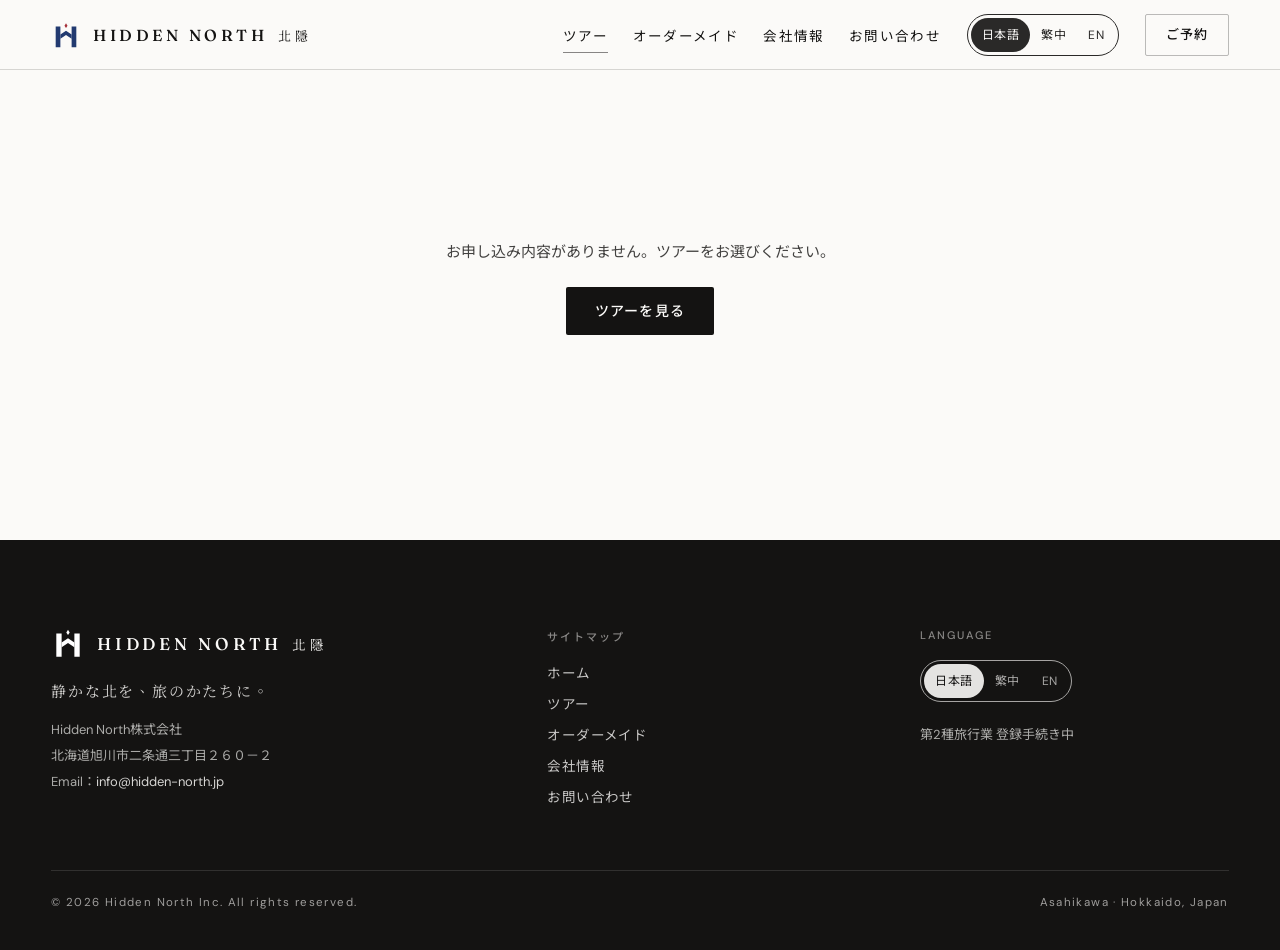
<file: confirmation.html>
<!DOCTYPE html>
<html lang="ja" data-lang="ja">
<head>
  <meta charset="utf-8">
  <meta name="viewport" content="width=device-width, initial-scale=1">
  <title>お申し込み完了｜Hidden North</title>
  <meta name="robots" content="noindex">
  <meta name="theme-color" content="#141312">
  <link rel="icon" href="assets/symbol-color.svg" type="image/svg+xml">
  <link rel="preconnect" href="https://fonts.googleapis.com">
  <link rel="preconnect" href="https://fonts.gstatic.com" crossorigin>
  <link href="https://fonts.googleapis.com/css2?family=Fraunces:opsz,wght@9..144,400;9..144,500;9..144,600&family=DM+Sans:wght@400;500&family=Noto+Serif+JP:wght@400;500;600&family=Noto+Sans+JP:wght@400;500;700&family=Noto+Serif+TC:wght@400;500;600&family=Noto+Sans+TC:wght@400;500;700&display=swap" rel="stylesheet">
  <link rel="stylesheet" href="styles.css">
</head>
<body data-page="tours">
  <div id="site-header"></div>
  <main class="site-main">
    <section class="section" style="padding-top:calc(var(--head-h) + clamp(44px,8vw,96px));padding-bottom:clamp(64px,9vw,120px)">
      <div class="wrap-narrow">
        <div id="confirm-root"></div>
      </div>
    </section>
  </main>
  <div id="site-footer"></div>
  <script src="site.js"></script>
  <script src="confirm.js"></script>
</body>
</html>
</file>
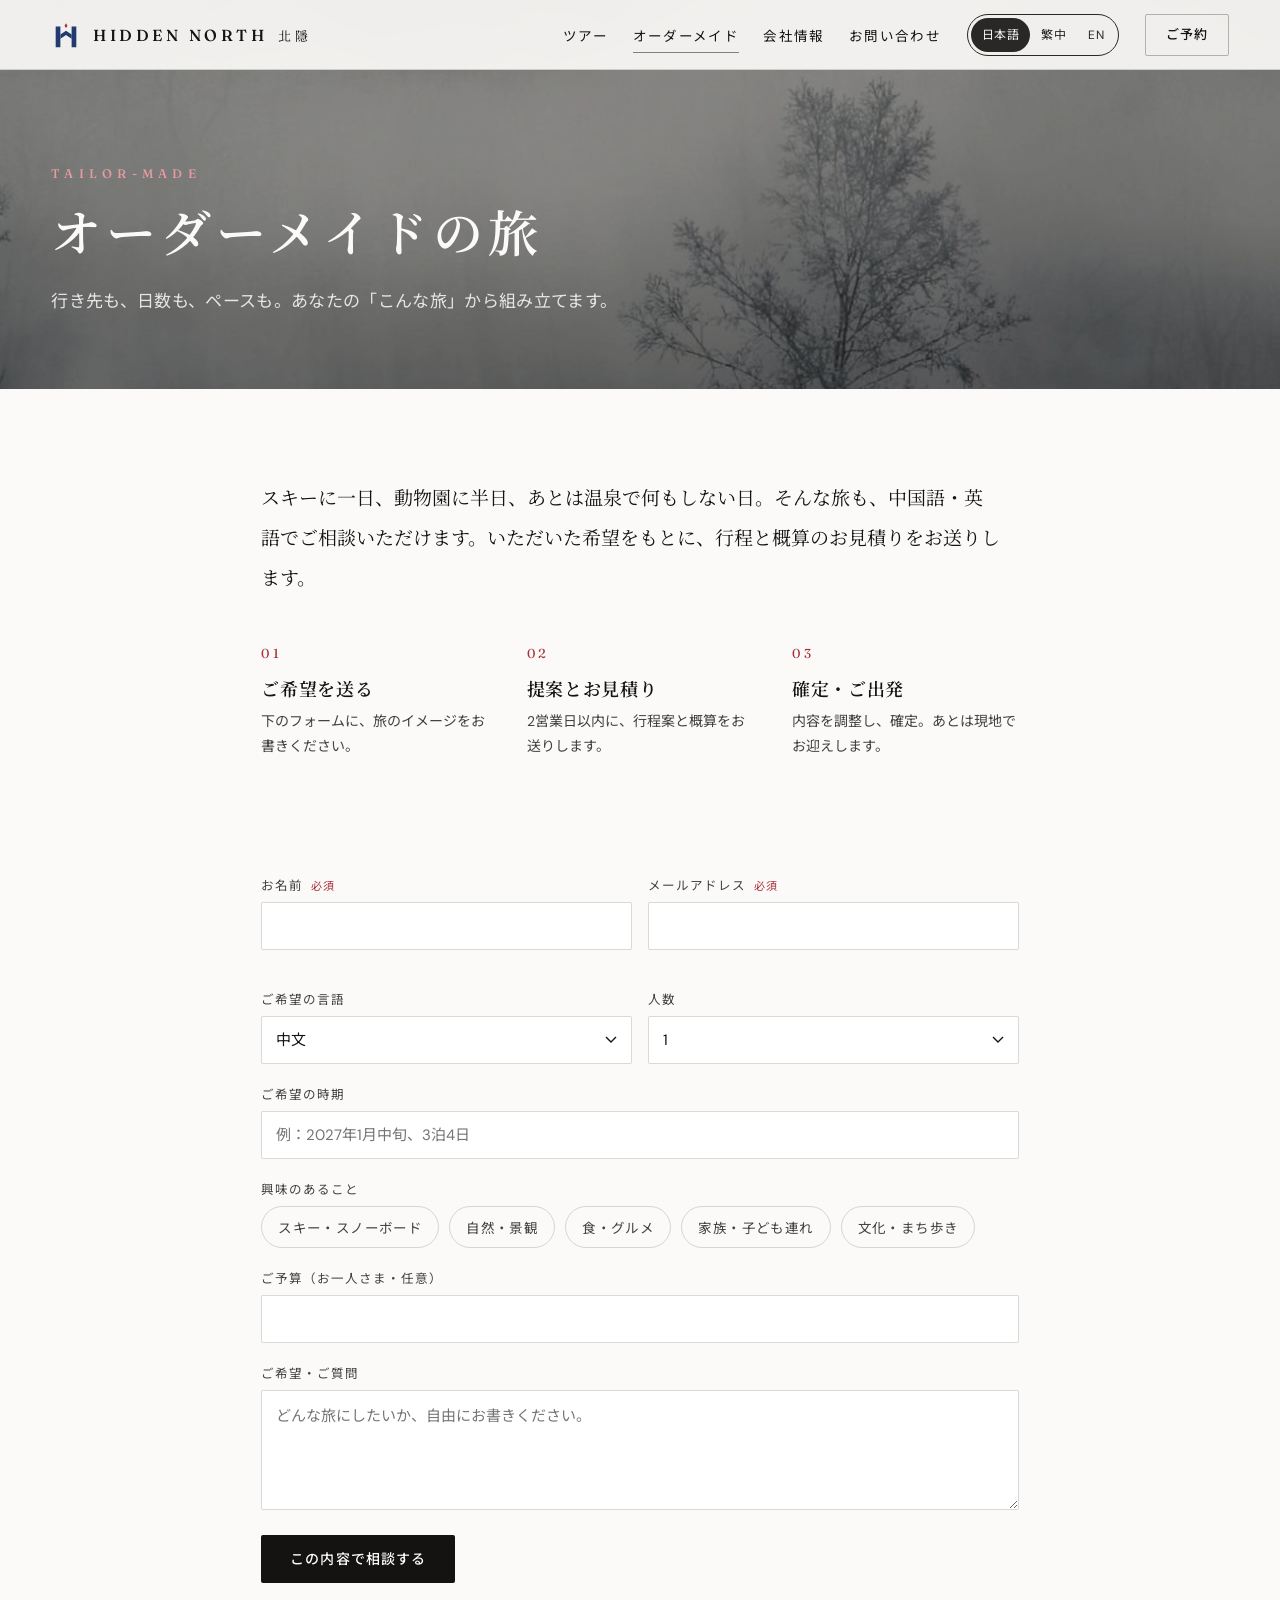
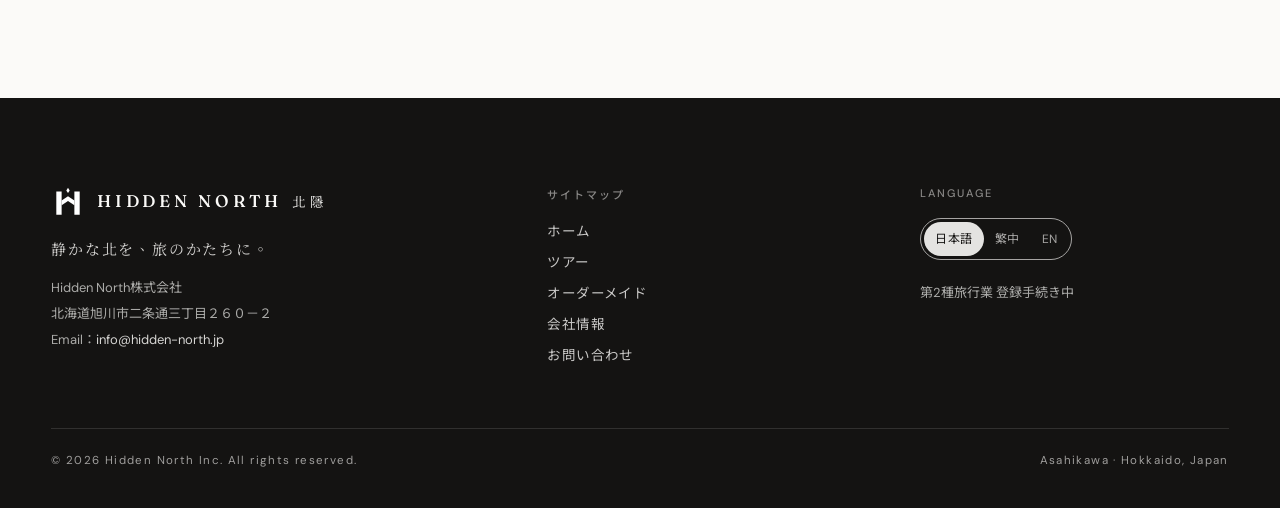
<file: custom.html>
<!DOCTYPE html>
<html lang="ja" data-lang="ja">
<head>
  <meta charset="utf-8">
  <meta name="viewport" content="width=device-width, initial-scale=1">
  <title>オーダーメイドの旅｜Hidden North</title>
  <meta name="description" content="行き先も日数も、あなたの希望から。中国語・英語で相談できるオーダーメイドの北海道旅行。Hidden North。">
  <meta name="theme-color" content="#141312">
  <link rel="icon" href="assets/symbol-color.svg" type="image/svg+xml">
  <link rel="preconnect" href="https://fonts.googleapis.com">
  <link rel="preconnect" href="https://fonts.gstatic.com" crossorigin>
  <link href="https://fonts.googleapis.com/css2?family=Fraunces:opsz,wght@9..144,400;9..144,500;9..144,600&family=DM+Sans:wght@400;500&family=Noto+Serif+JP:wght@400;500;600&family=Noto+Sans+JP:wght@400;500;700&family=Noto+Serif+TC:wght@400;500;600&family=Noto+Sans+TC:wght@400;500;700&display=swap" rel="stylesheet">
  <link rel="stylesheet" href="styles.css">
</head>
<body data-page="custom">
  <div id="site-header"></div>

  <main class="site-main">
    <section class="page-hero page-hero--photo">
      <div class="page-hero__bg" style="background-image:url('assets/tours/t3.jpg')"></div>
      <div class="page-hero__inner">
        <div class="eyebrow eyebrow--dark" data-i18n="custom.eyebrow">TAILOR-MADE</div>
        <h1 class="serif" data-i18n="custom.title">オーダーメイドの旅</h1>
        <p class="lead" data-i18n="custom.lead">行き先も、日数も、ペースも。あなたの「こんな旅」から組み立てます。</p>
      </div>
    </section>

    <section class="section" style="padding:clamp(48px,7vw,88px) var(--gutter) 0">
      <div class="wrap-narrow">
        <p class="serif body" style="font-size:clamp(16px,1.9vw,19px);line-height:2.1;text-wrap:pretty;margin:0" data-i18n="custom.body">スキーに一日、動物園に半日、あとは温泉で何もしない日。そんな旅も、中国語・英語でご相談いただけます。いただいた希望をもとに、行程と概算のお見積りをお送りします。</p>
        <div class="steps">
          <div class="step reveal"><div class="step__n">01</div><h3 class="serif" data-i18n="custom.step1">ご希望を送る</h3><p data-i18n="custom.step1Desc">下のフォームに、旅のイメージをお書きください。</p></div>
          <div class="step reveal"><div class="step__n">02</div><h3 class="serif" data-i18n="custom.step2">提案とお見積り</h3><p data-i18n="custom.step2Desc">2営業日以内に、行程案と概算をお送りします。</p></div>
          <div class="step reveal"><div class="step__n">03</div><h3 class="serif" data-i18n="custom.step3">確定・ご出発</h3><p data-i18n="custom.step3Desc">内容を調整し、確定。あとは現地でお迎えします。</p></div>
        </div>
      </div>
    </section>

    <section class="section pad-y">
      <div class="wrap-narrow">
        <form id="custom-form" class="form-grid" novalidate>
          <div class="field-row">
            <div class="field">
              <label for="f-name"><span data-i18n="form.name">お名前</span> <span class="req" data-i18n="form.required">必須</span></label>
              <input class="input" type="text" id="f-name" name="name" autocomplete="name" required>
              <p class="err-msg" data-err-for="f-name"></p>
            </div>
            <div class="field">
              <label for="f-email"><span data-i18n="form.email">メールアドレス</span> <span class="req" data-i18n="form.required">必須</span></label>
              <input class="input" type="email" id="f-email" name="email" autocomplete="email" required>
              <p class="err-msg" data-err-for="f-email"></p>
            </div>
          </div>

          <div class="field-row">
            <div class="field">
              <label for="f-lang" data-i18n="form.lang">ご希望の言語</label>
              <select class="select" id="f-lang" name="lang">
                <option value="zh">中文</option>
                <option value="ja">日本語</option>
                <option value="en">English</option>
              </select>
            </div>
            <div class="field">
              <label for="f-party" data-i18n="form.party">人数</label>
              <select class="select" id="f-party" name="party">
                <option>1</option><option>2</option><option>3</option><option>4</option>
                <option>5</option><option>6</option><option>7</option><option>8+</option>
              </select>
            </div>
          </div>

          <div class="field">
            <label for="f-dates" data-i18n="form.dates">ご希望の時期</label>
            <input class="input" type="text" id="f-dates" name="dates" data-i18n-ph="form.datesPh" placeholder="例：2027年1月中旬、3泊4日">
          </div>

          <div class="field">
            <label data-i18n="form.interests">興味のあること</label>
            <div class="chips">
              <label class="chip"><input type="checkbox" name="interests" value="ski"><span data-i18n="form.interestSki">スキー・スノーボード</span></label>
              <label class="chip"><input type="checkbox" name="interests" value="nature"><span data-i18n="form.interestNature">自然・景観</span></label>
              <label class="chip"><input type="checkbox" name="interests" value="food"><span data-i18n="form.interestFood">食・グルメ</span></label>
              <label class="chip"><input type="checkbox" name="interests" value="family"><span data-i18n="form.interestFamily">家族・子ども連れ</span></label>
              <label class="chip"><input type="checkbox" name="interests" value="culture"><span data-i18n="form.interestCulture">文化・まち歩き</span></label>
            </div>
          </div>

          <div class="field">
            <label for="f-budget" data-i18n="form.budget">ご予算（お一人さま・任意）</label>
            <input class="input" type="text" id="f-budget" name="budget">
          </div>

          <div class="field">
            <label for="f-msg" data-i18n="form.message">ご希望・ご質問</label>
            <textarea class="textarea" id="f-msg" name="message" data-i18n-ph="form.messagePh" placeholder="どんな旅にしたいか、自由にお書きください。"></textarea>
          </div>

          <div>
            <button type="submit" class="btn btn--primary" id="f-submit" data-i18n="form.submit">この内容で相談する</button>
          </div>
        </form>

        <div id="custom-success" class="panel-success" hidden>
          <div class="mark"><svg viewBox="0 0 24 24" fill="none" stroke-width="1.6" stroke-linecap="round" stroke-linejoin="round"><path d="M4 12.5l5 5 11-11"/></svg></div>
          <h2 class="serif" data-i18n="custom.successTitle">ありがとうございます。</h2>
          <p data-i18n="custom.successBody">ご希望を受け付けました。担当者より2営業日以内にご連絡いたします。</p>
        </div>
      </div>
    </section>
  </main>

  <div id="site-footer"></div>
  <script src="site.js"></script>
  <script src="custom.js"></script>
</body>
</html>
</file>
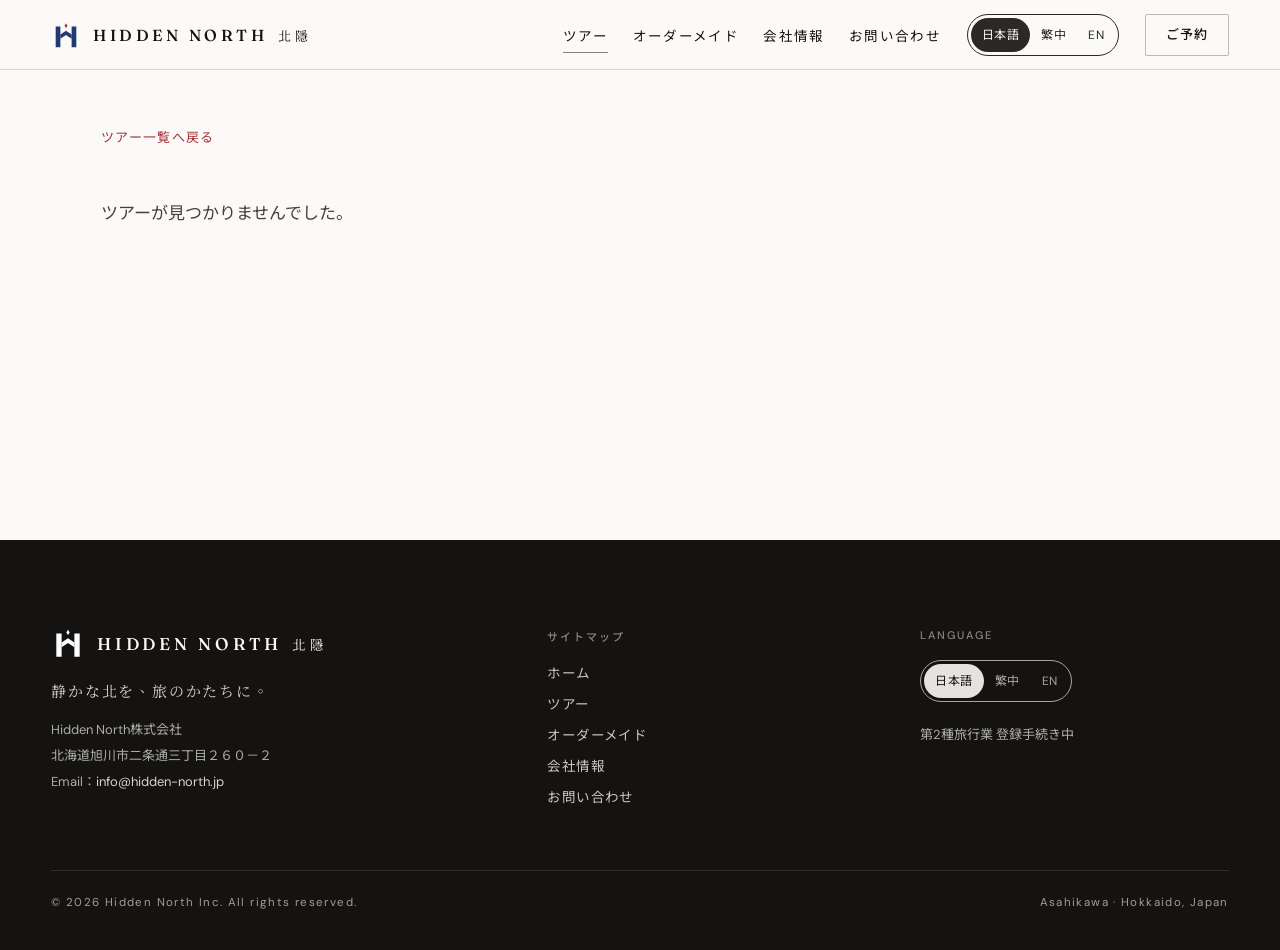
<file: tour.html>
<!DOCTYPE html>
<html lang="ja" data-lang="ja">
<head>
  <meta charset="utf-8">
  <meta name="viewport" content="width=device-width, initial-scale=1">
  <title>ツアー詳細｜Hidden North</title>
  <meta name="description" content="Hidden North のツアー詳細。">
  <meta name="theme-color" content="#141312">
  <link rel="icon" href="assets/symbol-color.svg" type="image/svg+xml">
  <link rel="preconnect" href="https://fonts.googleapis.com">
  <link rel="preconnect" href="https://fonts.gstatic.com" crossorigin>
  <link href="https://fonts.googleapis.com/css2?family=Fraunces:opsz,wght@9..144,400;9..144,500;9..144,600&family=DM+Sans:wght@400;500&family=Noto+Serif+JP:wght@400;500;600&family=Noto+Sans+JP:wght@400;500;700&family=Noto+Serif+TC:wght@400;500;600&family=Noto+Sans+TC:wght@400;500;700&display=swap" rel="stylesheet">
  <link rel="stylesheet" href="styles.css">
</head>
<body data-page="tours">
  <div id="site-header"></div>
  <main class="site-main">
    <div style="padding-top:calc(var(--head-h) + clamp(24px,5vw,56px))"></div>
    <div class="wrap">
      <a href="tours.html" data-i18n="cta.backTours" style="font-family:var(--sans-ui);font-size:13px;letter-spacing:.1em;color:var(--rowan-day)">← ツアー一覧へ戻る</a>
    </div>
    <div id="tour-root" class="wrap" style="padding-top:clamp(20px,3vw,32px);padding-bottom:clamp(64px,9vw,120px)"></div>
  </main>
  <div id="site-footer"></div>
  <script src="site.js"></script>
  <script src="pricing.js"></script>
  <script src="tour.js"></script>
</body>
</html>
</file>
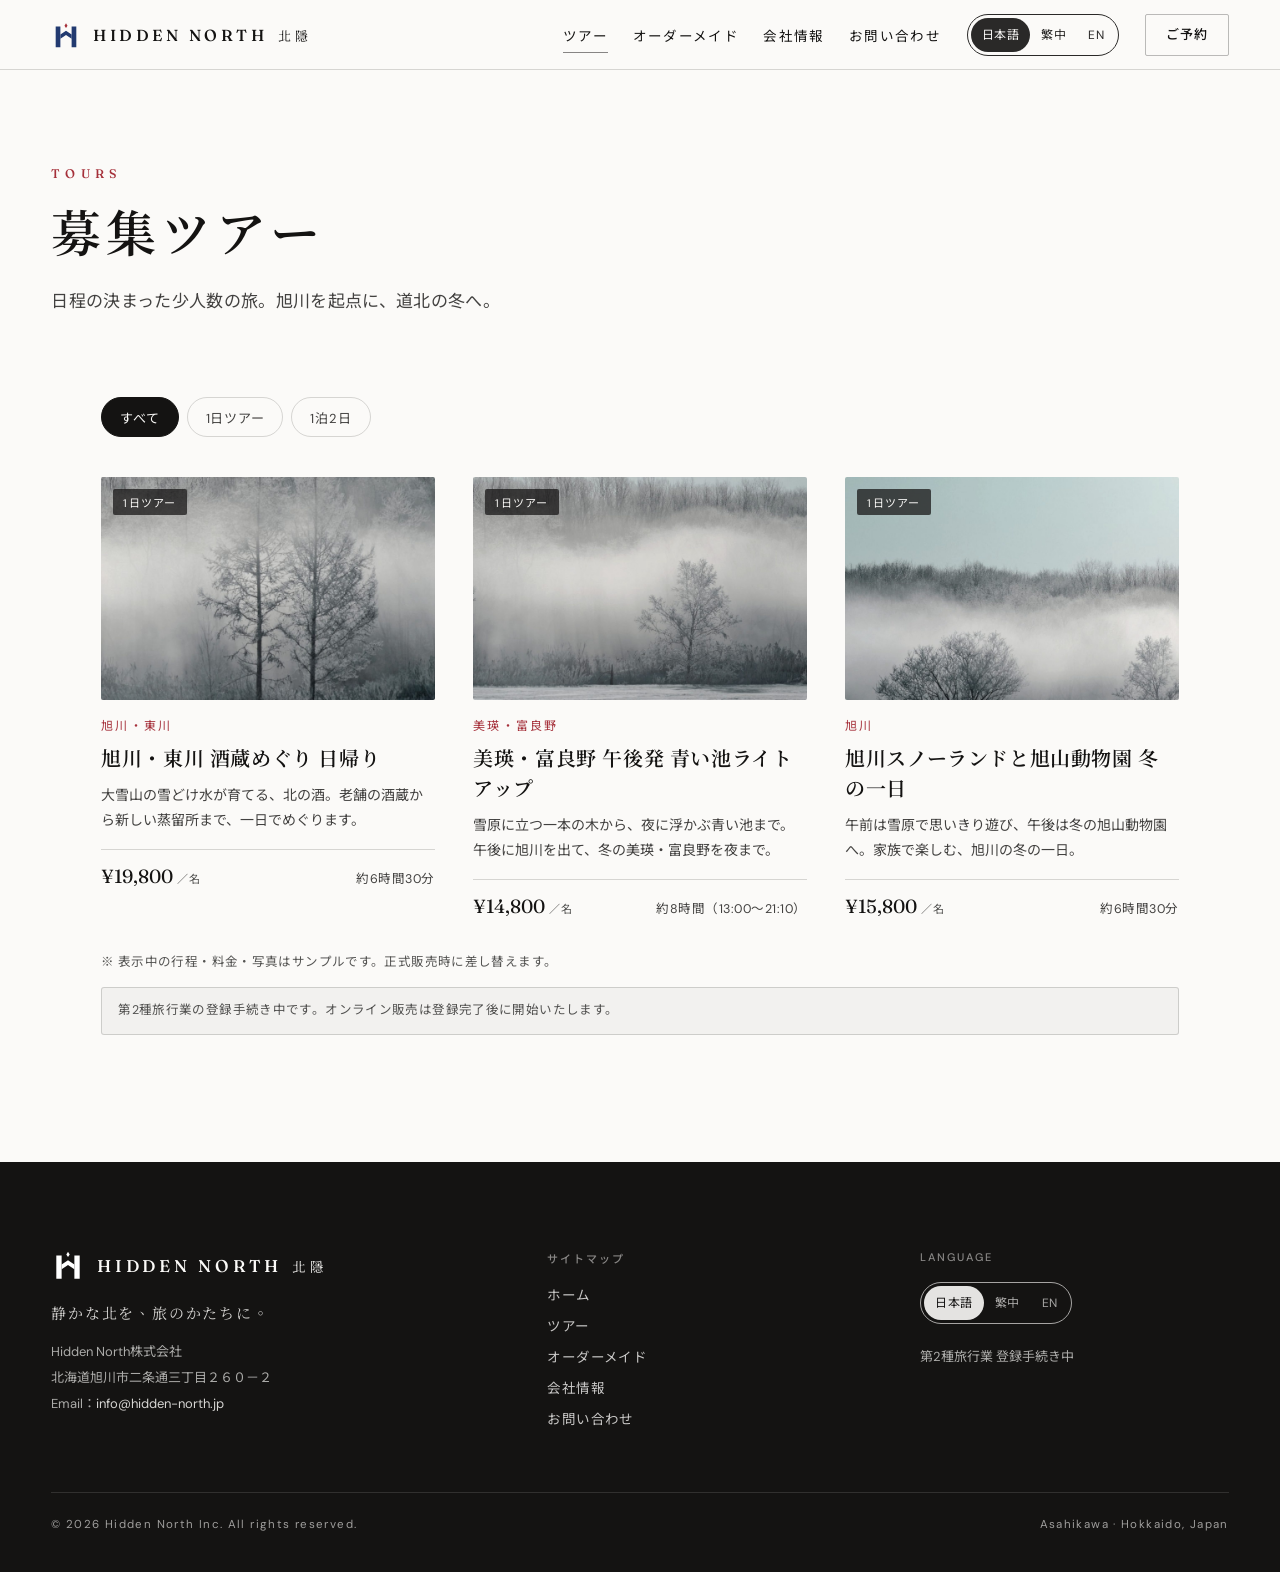
<file: tours.html>
<!DOCTYPE html>
<html lang="ja" data-lang="ja">
<head>
  <meta charset="utf-8">
  <meta name="viewport" content="width=device-width, initial-scale=1">
  <title>ツアー｜Hidden North</title>
  <meta name="description" content="旭川を起点に、道北の冬へ。少人数の1日・1泊2日ツアー。Hidden North。">
  <meta name="theme-color" content="#141312">
  <link rel="icon" href="assets/symbol-color.svg" type="image/svg+xml">
  <link rel="preconnect" href="https://fonts.googleapis.com">
  <link rel="preconnect" href="https://fonts.gstatic.com" crossorigin>
  <link href="https://fonts.googleapis.com/css2?family=Fraunces:opsz,wght@9..144,400;9..144,500;9..144,600&family=DM+Sans:wght@400;500&family=Noto+Serif+JP:wght@400;500;600&family=Noto+Sans+JP:wght@400;500;700&family=Noto+Serif+TC:wght@400;500;600&family=Noto+Sans+TC:wght@400;500;700&display=swap" rel="stylesheet">
  <link rel="stylesheet" href="styles.css">
</head>
<body data-page="tours">
  <div id="site-header"></div>

  <main class="site-main">
    <section class="page-hero">
      <div class="page-hero__inner">
        <div class="eyebrow" data-i18n="tours.eyebrow">TOURS</div>
        <h1 class="serif" data-i18n="tours.title">募集ツアー</h1>
        <p class="lead" data-i18n="tours.intro">日程の決まった少人数の旅。旭川を起点に、道北の冬へ。</p>
      </div>
    </section>

    <section class="section" style="padding-bottom:clamp(64px,9vw,120px)">
      <div class="wrap">
        <div class="tour-filters" role="group" aria-label="Filter">
          <button type="button" data-filter="all" aria-pressed="true" data-i18n="tours.filterAll">すべて</button>
          <button type="button" data-filter="1day" aria-pressed="false" data-i18n="tours.filter1">1日ツアー</button>
          <button type="button" data-filter="2day" aria-pressed="false" data-i18n="tours.filter2">1泊2日</button>
        </div>
        <div id="tour-grid" class="tour-grid" aria-live="polite"></div>
        <p class="notice notice--inline" style="margin-top:34px" data-i18n="notice.sample">※ 表示中の行程・料金・写真はサンプルです。正式販売時に差し替えます。</p>
        <p class="notice" style="margin-top:14px" data-i18n="notice.registration">第2種旅行業の登録手続き中です。オンライン販売は登録完了後に開始いたします。</p>
      </div>
    </section>
  </main>

  <div id="site-footer"></div>
  <script src="site.js"></script>
  <script src="catalog.js"></script>
</body>
</html>
</file>
<file: styles.css>
/* =========================================================
   Hidden North — 会社紹介サイト
   Design tokens are fixed per the handoff spec.
   Palette (4 values only):
     墨黑  #141312   雪白 #FBFAF8
     七竈紅(晝) #A5303A   七竈紅(夜) #C4444F
   ========================================================= */

:root {
  --ink: #141312;
  --snow: #FBFAF8;
  --rowan-day: #A5303A;
  --rowan-night: #C4444F;
  --rowan-deep: #8A2731;

  --hairline: rgba(20, 19, 18, .16);
  --hairline-row: rgba(20, 19, 18, .14);
  --hairline-top: rgba(20, 19, 18, .3);
  --text-secondary: rgba(20, 19, 18, .8);
  --text-body: rgba(20, 19, 18, .88);
  --label: rgba(20, 19, 18, .72);
  --address: rgba(20, 19, 18, .74);
  --on-dark: rgba(251, 250, 248, .78);

  --serif-ja: 'Noto Serif JP', serif;
  --serif-tc: 'Noto Serif TC', serif;
  --sans-ja: 'Noto Sans JP', sans-serif;
  --sans-tc: 'Noto Sans TC', sans-serif;
  --fraunces: 'Fraunces', serif;
  --dm: 'DM Sans', sans-serif;
}

* { box-sizing: border-box; }

html { scroll-behavior: smooth; }

body {
  margin: 0;
  background: var(--snow);
  color: var(--ink);
  font-family: var(--sans-ui);
  -webkit-font-smoothing: antialiased;
  text-rendering: optimizeLegibility;
}

a { color: var(--ink); text-decoration: none; }
a:hover { color: var(--rowan-day); }
::selection { background: rgba(165, 48, 58, .16); }

img { display: block; }

/* ---- Language visibility toggle ---- */
html[data-lang="ja"] .lang-zh,
html[data-lang="zh"] .lang-ja { display: none; }

/* Serif/sans helpers bound to active language */
html[data-lang="ja"] .serif { font-family: var(--serif-ja); }
html[data-lang="zh"] .serif { font-family: var(--serif-tc); }
html[data-lang="ja"] .sans  { font-family: var(--sans-ja); }
html[data-lang="zh"] .sans  { font-family: var(--sans-tc); }

/* =========================================================
   Eyebrow / section headings shared
   ========================================================= */
.eyebrow {
  font-family: var(--fraunces);
  font-weight: 500;
  font-size: 12.5px;
  letter-spacing: .42em;
  color: var(--rowan-day);
}
.section-h2 {
  margin: 16px 0 0;
  font-weight: 600;
  font-size: clamp(25px, 3vw, 33px);
  letter-spacing: .14em;
}

/* =========================================================
   0. Hero + nav
   ========================================================= */
.hero {
  position: relative;
  min-height: 92vh;
  min-height: 92svh;
  display: flex;
  align-items: center;
  justify-content: center;
  background: var(--ink);
  overflow: hidden;
}
/* Full-bleed background photo, forced monochrome per spec.
   To swap the photo, replace assets/hero.jpg (2560×1440, 16:9). */
.hero__bg {
  position: absolute;
  inset: 0;
  background: #141312 url("assets/hero.jpg") center / cover no-repeat;
  filter: grayscale(1) contrast(1.04) brightness(.9);
}

.hero__scrim {
  position: absolute;
  inset: 0;
  background: linear-gradient(180deg,
    rgba(20, 19, 18, .62) 0%,
    rgba(20, 19, 18, .24) 42%,
    rgba(20, 19, 18, .58) 100%);
  pointer-events: none;
}

.nav {
  position: absolute;
  top: 0; left: 0; right: 0;
  z-index: 4;
  display: flex;
  align-items: center;
  justify-content: space-between;
  gap: 20px;
  flex-wrap: wrap;
  padding: 24px clamp(22px, 4vw, 54px);
}
.brand {
  display: flex;
  align-items: center;
  gap: 14px;
  color: var(--snow);
}
.brand:hover { color: var(--snow); opacity: .85; }
.brand img { height: 34px; }
.brand__word { display: flex; align-items: baseline; gap: 11px; }
.brand__latin {
  font-family: var(--fraunces);
  font-weight: 500;
  font-size: 18px;
  letter-spacing: .22em;
}
.brand__cjk {
  font-family: var(--serif-tc), var(--serif-ja);
  font-size: 14px;
  letter-spacing: .3em;
}

.nav__right {
  display: flex;
  align-items: center;
  gap: clamp(16px, 2.6vw, 34px);
  flex-wrap: wrap;
}
.nav__links {
  display: flex;
  gap: clamp(16px, 2.6vw, 34px);
  font-size: 13.5px;
  letter-spacing: .14em;
}
.nav__links a { color: var(--snow); }
.nav__links a:hover { color: var(--snow); opacity: .72; }

.lang-toggle {
  display: flex;
  align-items: center;
  gap: 4px;
  border: 1px solid rgba(251, 250, 248, .4);
  border-radius: 999px;
  padding: 4px 5px;
}
.lang-toggle button {
  font-family: var(--dm), var(--sans-ja), var(--sans-tc);
  font-size: 12.5px;
  letter-spacing: .06em;
  cursor: pointer;
  border: none;
  border-radius: 999px;
  padding: 5px 13px;
  transition: all .25s;
  background: transparent;
  color: rgba(251, 250, 248, .8);
}
.lang-toggle button[aria-pressed="true"] {
  background: rgba(251, 250, 248, .94);
  color: var(--ink);
}

.hero__title {
  position: relative;
  z-index: 2;
  text-align: center;
  padding: 130px 24px 90px;
  color: var(--snow);
}
.hero__title h1 {
  margin: 0;
  font-weight: 500;
  font-size: clamp(30px, 4.6vw, 54px);
  letter-spacing: .14em;
  line-height: 1.6;
  text-wrap: pretty;
}

/* =========================================================
   Generic section wrappers
   ========================================================= */
.section { background: var(--snow); }
.wrap-880 { max-width: 880px; margin: 0 auto; }
.wrap-720 { max-width: 720px; margin: 0 auto; text-align: center; }

/* 1. 理念 */
.philosophy { padding: clamp(110px, 14vw, 180px) 28px; }
.philosophy .lead {
  margin: 0;
  font-weight: 500;
  font-size: clamp(19px, 2.3vw, 25px);
  line-height: 2.3;
  letter-spacing: .07em;
  text-wrap: pretty;
}
.philosophy .rule {
  width: 28px; height: 2px;
  background: var(--rowan-day);
  margin: 56px auto;
}
.philosophy .body {
  margin: 0;
  font-size: clamp(15.5px, 1.5vw, 17.5px);
  line-height: 2.4;
  letter-spacing: .05em;
  color: var(--text-body);
  text-wrap: pretty;
}
.philosophy .body--emph {
  margin: 46px 0 0;
  font-weight: 600;
  color: var(--ink);
}

/* 2. 事業内容 */
.business { padding: 0 28px clamp(90px, 11vw, 140px); }
.biz-list {
  margin-top: 60px;
  border-top: 1px solid var(--hairline);
}
.biz-item {
  display: grid;
  grid-template-columns: clamp(52px, 8vw, 92px) 1fr;
  gap: 14px;
  padding: 38px 0;
  border-bottom: 1px solid var(--hairline);
}
.biz-item__num {
  font-family: var(--fraunces);
  font-size: 19px;
  color: var(--rowan-day);
  line-height: 1.6;
}
.biz-item h3 {
  margin: 0;
  font-weight: 600;
  font-size: 19px;
  letter-spacing: .06em;
  line-height: 1.7;
}
.biz-item p {
  margin: 14px 0 0;
  font-size: 15px;
  line-height: 1.95;
  letter-spacing: .02em;
  color: var(--text-secondary);
  text-wrap: pretty;
}
.biz-note {
  display: block;
  margin-top: 10px;
  font-size: 13px;
  letter-spacing: .06em;
  color: var(--label);
}

/* 3. 会社概要 */
.company { padding: 0 28px clamp(100px, 12vw, 150px); }
.facts {
  margin-top: 56px;
  border-top: 1px solid var(--hairline-top);
}
.facts__row {
  display: grid;
  grid-template-columns: minmax(110px, 190px) 1fr;
  gap: 18px;
  padding: 22px 4px;
  border-bottom: 1px solid var(--hairline-row);
}
.facts__label {
  font-size: 13px;
  font-weight: 500;
  letter-spacing: .12em;
  color: var(--label);
  padding-top: 2px;
}
.facts__value {
  font-size: 15px;
  line-height: 1.9;
}

/* 4. 代表挨拶 */
.greeting { padding: 0 28px clamp(110px, 13vw, 170px); }
.greeting .msg {
  margin: 54px 0 0;
  font-size: clamp(17px, 1.9vw, 21px);
  line-height: 2.4;
  letter-spacing: .06em;
  text-wrap: pretty;
}
.greeting .sign {
  margin: 44px 0 0;
  font-size: 14px;
  letter-spacing: .14em;
  color: rgba(20, 19, 18, .7);
}

/* 5. 聯絡 */
.contact { padding: 0 28px clamp(120px, 14vw, 180px); }
.contact .desc {
  margin: 36px 0 0;
  font-size: 15px;
  line-height: 2;
  letter-spacing: .04em;
  color: var(--text-secondary);
}
.contact__cta { margin-top: 44px; }
.contact__cta a {
  font-family: var(--dm), var(--sans-ja), sans-serif;
  font-weight: 500;
  font-size: clamp(21px, 2.8vw, 28px);
  letter-spacing: .01em;
  color: var(--rowan-day);
  border-bottom: 1px solid rgba(165, 48, 58, .45);
  padding-bottom: 7px;
}
.contact__cta a:hover {
  color: var(--rowan-deep);
  border-bottom-color: var(--rowan-deep);
}
.contact__addr {
  margin: 40px 0 0;
  font-family: var(--sans-ja), var(--sans-tc);
  font-size: 14px;
  letter-spacing: .1em;
  color: var(--address);
}

/* 6. Footer */
.footer {
  background: var(--ink);
  color: var(--on-dark);
  padding: 76px 28px 58px;
}
.footer__inner {
  max-width: 880px;
  margin: 0 auto;
  display: flex;
  flex-direction: column;
  align-items: center;
  gap: 28px;
  text-align: center;
}
.footer__brand { display: flex; align-items: center; gap: 14px; }
.footer__brand img { height: 38px; }
.footer__word {
  display: flex;
  align-items: baseline;
  gap: 11px;
  color: var(--snow);
}
.footer__word .brand__latin { font-size: 17px; }
.footer__word .brand__cjk { font-size: 13.5px; }
.footer__lines {
  font-family: var(--sans-ja);
  font-size: 13.5px;
  letter-spacing: .06em;
  line-height: 2.1;
}
.footer__lines a { color: var(--on-dark); }
.footer__lines a:hover { color: var(--rowan-night); }
.footer__copy {
  font-family: var(--dm);
  font-size: 12px;
  letter-spacing: .16em;
  color: rgba(251, 250, 248, .48);
}

/* Reduced-motion respect */
@media (prefers-reduced-motion: reduce) {
  html { scroll-behavior: auto; }
  .lang-toggle button { transition: none; }
}

/* =========================================================
   ===============  MULTI-PAGE SITE (v2)  ==================
   Extends the brand tokens above. Trilingual: ja / zh / en.
   ========================================================= */
:root {
  --sans-ui: 'DM Sans', 'Noto Sans JP', 'Noto Sans TC', sans-serif;
  --maxw: 1180px;
  --gutter: clamp(20px, 4vw, 54px);
  --head-h: 70px;
}

/* ---- trilingual visibility (extends the 2-lang rule above) ---- */
html[data-lang="ja"] .lang-en,
html[data-lang="zh"] .lang-en,
html[data-lang="en"] .lang-ja,
html[data-lang="en"] .lang-zh { display: none; }
html[data-lang="en"] .serif { font-family: 'Fraunces', 'Noto Serif JP', serif; }
html[data-lang="en"] .sans  { font-family: 'DM Sans', 'Noto Sans JP', sans-serif; }

/* ---- shared layout helpers ---- */
.wrap { max-width: var(--maxw); margin: 0 auto; padding-inline: var(--gutter); }
.wrap-narrow { max-width: 860px; margin: 0 auto; padding-inline: var(--gutter); }
.site-main { min-height: 60vh; }
.pad-y { padding-block: clamp(64px, 9vw, 120px); }
.hr-hair { border: 0; border-top: 1px solid var(--hairline); margin: 0; }

/* reveal on scroll (progressive enhancement: visible unless JS opts in) */
.reveal { opacity: 1; transform: none; transition: opacity .7s ease, transform .7s ease; }
html.js .reveal { opacity: 0; transform: translateY(14px); }
html.js .reveal.is-in { opacity: 1; transform: none; }
@media (prefers-reduced-motion: reduce) { html.js .reveal { opacity: 1; transform: none; transition: none; } }

/* ---- buttons ---- */
.btn {
  display: inline-flex; align-items: center; justify-content: center; gap: .5em;
  font-family: var(--sans-ui); font-weight: 500; font-size: 14px; letter-spacing: .08em;
  line-height: 1; padding: 15px 28px; min-height: 48px; border-radius: 2px;
  border: 1px solid transparent; cursor: pointer; text-decoration: none;
  transition: background-color .22s ease, color .22s ease, border-color .22s ease, opacity .22s ease;
  -webkit-tap-highlight-color: transparent;
}
.btn--primary { background: var(--ink); color: var(--snow); }
.btn--primary:hover { background: #322f2a; color: var(--snow); }
.btn--outline { background: transparent; color: var(--ink); border-color: rgba(20,19,18,.28); }
.btn--outline:hover { border-color: var(--ink); color: var(--ink); }
.btn--accent { background: var(--rowan-day); color: var(--snow); }
.btn--accent:hover { background: var(--rowan-deep); color: var(--snow); }
.btn--light { background: var(--snow); color: var(--ink); }
.btn--light:hover { background: #fff; color: var(--ink); }
.btn--ghost-light { background: transparent; color: var(--snow); border-color: rgba(251,250,248,.5); }
.btn--ghost-light:hover { border-color: var(--snow); background: rgba(251,250,248,.08); color: var(--snow); }
.btn--block { width: 100%; }
.btn:disabled, .btn[aria-disabled="true"] { opacity: .5; cursor: not-allowed; }
.btn:focus-visible, a:focus-visible, button:focus-visible, input:focus-visible,
select:focus-visible, textarea:focus-visible {
  outline: 2px solid var(--rowan-day); outline-offset: 2px;
}

/* ---- site header ---- */
.site-header {
  position: fixed; top: 0; left: 0; right: 0; z-index: 50;
  display: flex; align-items: center; justify-content: space-between; gap: 18px;
  height: var(--head-h); padding-inline: var(--gutter);
  --hdr-fg: var(--ink);
  background: rgba(251,250,248,.92);
  border-bottom: 1px solid var(--hairline);
  -webkit-backdrop-filter: blur(10px); backdrop-filter: blur(10px);
  transition: background-color .3s ease, border-color .3s ease, color .3s ease;
}
.site-header--over:not(.is-scrolled) {
  --hdr-fg: var(--snow);
  background: transparent; border-bottom-color: transparent;
  -webkit-backdrop-filter: none; backdrop-filter: none;
}
.site-header .brand { color: var(--hdr-fg); gap: 12px; }
.site-header .brand:hover { color: var(--hdr-fg); opacity: .82; }
.site-header .brand img { height: 30px; }
.site-header .brand__latin { color: var(--hdr-fg); font-size: 16px; }
.site-header .brand__cjk { color: var(--hdr-fg); font-size: 13px; }
.logo-light { display: none; }
.site-header--over:not(.is-scrolled) .logo-dark { display: none; }
.site-header--over:not(.is-scrolled) .logo-light { display: block; }

.site-nav { display: flex; align-items: center; gap: clamp(14px, 2vw, 30px); }
.site-nav__links { display: flex; align-items: center; gap: clamp(14px, 1.9vw, 30px); }
.site-nav__links a {
  font-family: var(--sans-ui); font-size: 13.5px; letter-spacing: .1em;
  color: var(--hdr-fg); white-space: nowrap; padding: 6px 0; position: relative;
}
.site-nav__links a:hover { color: var(--hdr-fg); opacity: .64; }
.site-nav__links a[aria-current="page"]::after {
  content: ""; position: absolute; left: 0; right: 0; bottom: -2px; height: 1px; background: currentColor; opacity: .5;
}

/* language switch (3-way) — context-aware active pill */
.langswitch {
  display: inline-flex; align-items: center; border: 1px solid currentColor;
  border-radius: 999px; padding: 3px; opacity: .9;
  --ls-bg: var(--ink); --ls-fg: var(--snow);   /* light context default */
}
.langswitch button {
  font-family: var(--sans-ui); font-size: 12px; letter-spacing: .04em; line-height: 1;
  color: inherit; background: transparent; border: 0; border-radius: 999px;
  padding: 7px 11px; min-height: 34px; cursor: pointer; transition: background-color .2s, color .2s;
}
.langswitch button[aria-pressed="true"] { background: var(--ls-bg); color: var(--ls-fg); }
.site-header .langswitch { color: var(--hdr-fg); }
/* dark contexts → light active pill */
.footer2 .langswitch,
.site-header--over:not(.is-scrolled) .langswitch { --ls-bg: var(--snow); --ls-fg: var(--ink); }

.site-header .btn-book { padding: 11px 20px; min-height: 42px; font-size: 13px; }
.site-header--over:not(.is-scrolled) .btn-book { background: var(--snow); color: var(--ink); border-color: var(--snow); }

/* mobile menu */
.menu-toggle { display: none; width: 44px; height: 44px; background: transparent; border: 0; cursor: pointer; color: var(--hdr-fg); align-items: center; justify-content: center; }
.menu-toggle svg { width: 24px; height: 24px; }
.menu-backdrop { display: none; position: fixed; inset: 0; background: rgba(20,19,18,.45); z-index: 59; }
.menu-panel { display: none; }

@media (max-width: 900px) {
  .site-nav__links, .site-header > .site-nav .langswitch, .site-header .btn-book { display: none; }
  .menu-toggle { display: inline-flex; }
  .menu-backdrop.is-open { display: block; }
  .menu-panel {
    display: flex; position: fixed; top: 0; right: 0; bottom: 0; z-index: 60;
    width: min(84vw, 340px); flex-direction: column; gap: 6px;
    background: var(--snow); padding: 26px 26px calc(26px + env(safe-area-inset-bottom));
    transform: translateX(100%); transition: transform .3s ease; overflow-y: auto;
  }
  .menu-panel.is-open { transform: none; box-shadow: -20px 0 60px rgba(20,19,18,.18); }
  .menu-panel__close { align-self: flex-end; width: 44px; height: 44px; border: 0; background: transparent; cursor: pointer; color: var(--ink); }
  .menu-panel a.m-link { font-family: var(--serif-ja); font-size: 22px; letter-spacing: .06em; color: var(--ink); padding: 14px 0; border-bottom: 1px solid var(--hairline); }
  html[data-lang="zh"] .menu-panel a.m-link { font-family: var(--serif-tc); }
  html[data-lang="en"] .menu-panel a.m-link { font-family: 'Fraunces', serif; }
  .menu-panel .langswitch { align-self: flex-start; margin-top: 22px; color: var(--ink); }
  .menu-panel .btn { margin-top: 20px; }
}

/* ---- interior page hero (small) ---- */
.page-hero {
  position: relative; padding-top: calc(var(--head-h) + clamp(44px, 8vw, 96px));
  padding-bottom: clamp(40px, 6vw, 72px); padding-inline: var(--gutter);
  background: var(--snow);
}
.page-hero__inner { max-width: var(--maxw); margin: 0 auto; }
.page-hero .eyebrow { margin-bottom: 14px; }
.page-hero h1 { margin: 0; font-weight: 600; font-size: clamp(30px, 4.4vw, 50px); letter-spacing: .1em; line-height: 1.4; }
.page-hero .lead { margin: 20px 0 0; max-width: 620px; font-size: clamp(15px,1.6vw,17px); line-height: 1.9; color: var(--text-secondary); letter-spacing: .02em; }
.page-hero--photo { background: var(--ink); color: var(--snow); overflow: hidden; }
.page-hero--photo .page-hero__bg { position: absolute; inset: 0; background-size: cover; background-position: center; filter: brightness(.62) saturate(.9); }
.page-hero--photo .page-hero__inner { position: relative; z-index: 2; }
.page-hero--photo h1 { color: var(--snow); }
.page-hero--photo .lead { color: rgba(251,250,248,.86); }

/* ---- notice banners ---- */
.notice {
  font-family: var(--sans-ui); font-size: 12.5px; letter-spacing: .03em; line-height: 1.7;
  color: var(--label); background: rgba(20,19,18,.035);
  border: 1px solid var(--hairline); border-radius: 3px; padding: 12px 16px;
}
.notice--inline { background: transparent; border: 0; padding: 0; color: var(--label); }

/* ---- HOME: paths ---- */
.paths { display: grid; grid-template-columns: 1fr 1fr; gap: 1px; background: var(--hairline); border: 1px solid var(--hairline); margin-top: 48px; }
.path {
  position: relative; display: flex; flex-direction: column; min-height: 320px;
  background: var(--snow); padding: clamp(28px, 4vw, 48px); overflow: hidden;
  color: var(--ink); text-decoration: none; transition: background-color .3s ease;
}
.path:hover { background: #fff; color: var(--ink); }
.path__img { position: absolute; inset: 0; background-size: cover; background-position: center; opacity: 0; transition: opacity .5s ease; }
.path:hover .path__img { opacity: .1; }
.path__num { font-family: var(--fraunces); font-size: 13px; letter-spacing: .3em; color: var(--rowan-day); position: relative; }
.path__title { margin: auto 0 10px; font-weight: 600; font-size: clamp(23px,2.6vw,30px); letter-spacing: .08em; position: relative; }
.path__desc { margin: 0; font-family: var(--sans-ui); font-size: 14.5px; line-height: 1.85; color: var(--text-secondary); max-width: 32ch; position: relative; }
.path__go { margin-top: 22px; font-family: var(--sans-ui); font-size: 13px; letter-spacing: .14em; color: var(--rowan-day); position: relative; }
@media (max-width: 720px) { .paths { grid-template-columns: 1fr; } .path { min-height: 240px; } }

/* ---- HOME: why ---- */
.why-grid { display: grid; grid-template-columns: repeat(3, 1fr); gap: clamp(28px, 4vw, 54px); margin-top: 52px; }
.why-item h3 { margin: 0 0 12px; font-weight: 600; font-size: 19px; letter-spacing: .04em; line-height: 1.6; }
.why-item p { margin: 0; font-family: var(--sans-ui); font-size: 14.5px; line-height: 1.9; color: var(--text-secondary); }
.why-item .why-num { font-family: var(--fraunces); font-size: 13px; letter-spacing: .3em; color: var(--rowan-day); display: block; margin-bottom: 16px; }
@media (max-width: 820px) { .why-grid { grid-template-columns: 1fr; gap: 34px; } }

/* ---- TOUR CARDS / listing ---- */
.tour-filters { display: flex; gap: 8px; flex-wrap: wrap; margin: 8px 0 40px; }
.tour-filters button {
  font-family: var(--sans-ui); font-size: 13px; letter-spacing: .06em; color: var(--text-secondary);
  background: transparent; border: 1px solid var(--hairline); border-radius: 999px;
  padding: 9px 18px; min-height: 40px; cursor: pointer; transition: all .2s;
}
.tour-filters button:hover { border-color: rgba(20,19,18,.4); color: var(--ink); }
.tour-filters button[aria-pressed="true"] { background: var(--ink); color: var(--snow); border-color: var(--ink); }

.tour-grid { display: grid; grid-template-columns: repeat(3, 1fr); gap: clamp(22px, 3vw, 40px); }
@media (max-width: 980px) { .tour-grid { grid-template-columns: repeat(2, 1fr); } }
@media (max-width: 620px) { .tour-grid { grid-template-columns: 1fr; } }

.tcard { display: flex; flex-direction: column; text-decoration: none; color: var(--ink); }
.tcard__media { position: relative; aspect-ratio: 3 / 2; overflow: hidden; background: #e9e7e3; border-radius: 2px; }
.tcard__media img { width: 100%; height: 100%; object-fit: cover; transition: transform .7s cubic-bezier(.2,.6,.2,1); }
.tcard:hover .tcard__media img { transform: scale(1.04); }
.tcard__tag { position: absolute; top: 12px; left: 12px; font-family: var(--sans-ui); font-size: 11px; letter-spacing: .12em; text-transform: uppercase; color: var(--snow); background: rgba(20,19,18,.72); padding: 5px 10px; border-radius: 2px; }
.tcard__area { margin: 16px 0 0; font-family: var(--sans-ui); font-size: 12px; letter-spacing: .18em; text-transform: uppercase; color: var(--rowan-day); }
.tcard__title { margin: 9px 0 0; font-weight: 600; font-size: 20px; letter-spacing: .03em; line-height: 1.5; }
.tcard__sum { margin: 10px 0 0; font-family: var(--sans-ui); font-size: 14px; line-height: 1.8; color: var(--text-secondary); }
.tcard__foot { margin-top: 16px; padding-top: 14px; border-top: 1px solid var(--hairline); display: flex; align-items: baseline; justify-content: space-between; gap: 10px; }
.tcard__price { font-family: var(--fraunces); font-size: 19px; color: var(--ink); }
.tcard__price small { font-family: var(--sans-ui); font-size: 11px; letter-spacing: .04em; color: var(--label); }
.tcard__dur { font-family: var(--sans-ui); font-size: 12.5px; letter-spacing: .04em; color: var(--text-secondary); }

/* ---- TOUR DETAIL ---- */
.detail-top { display: grid; grid-template-columns: 1.3fr 1fr; gap: clamp(20px,3vw,40px); align-items: stretch; }
@media (max-width: 860px) { .detail-top { grid-template-columns: 1fr; } }
.detail-gallery { display: grid; gap: 10px; }
.detail-gallery__main { aspect-ratio: 16/10; border-radius: 2px; overflow: hidden; background: #e9e7e3; }
.detail-gallery__main img { width: 100%; height: 100%; object-fit: cover; }
.detail-gallery__thumbs { display: flex; gap: 10px; }
.detail-gallery__thumbs img { width: 90px; height: 64px; object-fit: cover; border-radius: 2px; cursor: pointer; opacity: .7; transition: opacity .2s; }
.detail-gallery__thumbs img:hover, .detail-gallery__thumbs img[aria-current="true"] { opacity: 1; }
.detail-intro .eyebrow { color: var(--rowan-day); }
.detail-meta { display: flex; flex-wrap: wrap; gap: 26px; margin-top: 24px; padding-top: 22px; border-top: 1px solid var(--hairline); }
.detail-meta__item .k { font-family: var(--sans-ui); font-size: 11px; letter-spacing: .14em; text-transform: uppercase; color: var(--label); }
.detail-meta__item .v { font-family: var(--sans-ui); font-size: 14.5px; color: var(--ink); margin-top: 5px; }

.detail-body { display: grid; grid-template-columns: 1fr 360px; gap: clamp(30px,5vw,72px); margin-top: clamp(48px,7vw,88px); align-items: start; }
@media (max-width: 920px) { .detail-body { grid-template-columns: 1fr; } }
.detail-section + .detail-section { margin-top: clamp(40px,6vw,64px); }
.detail-section h2 { margin: 0 0 24px; font-weight: 600; font-size: clamp(21px,2.4vw,27px); letter-spacing: .08em; }
.hl-list { list-style: none; margin: 0; padding: 0; display: grid; gap: 14px; }
.hl-list li { font-family: var(--sans-ui); font-size: 15px; line-height: 1.7; padding-left: 26px; position: relative; color: var(--ink); }
.hl-list li::before { content: ""; position: absolute; left: 0; top: .62em; width: 10px; height: 1px; background: var(--rowan-day); }

.timeline { list-style: none; margin: 0; padding: 0; }
.timeline li { display: grid; grid-template-columns: 96px 1fr; gap: 18px; padding: 20px 0; border-top: 1px solid var(--hairline); }
.timeline li:last-child { border-bottom: 1px solid var(--hairline); }
.timeline .t-time { font-family: var(--fraunces); font-size: 13px; letter-spacing: .08em; color: var(--rowan-day); line-height: 1.7; }
.timeline .t-title { font-weight: 600; font-size: 16px; letter-spacing: .03em; margin: 0; }
.timeline .t-desc { font-family: var(--sans-ui); font-size: 14px; line-height: 1.8; color: var(--text-secondary); margin: 6px 0 0; }
@media (max-width: 520px) { .timeline li { grid-template-columns: 1fr; gap: 6px; } }

.inex { display: grid; grid-template-columns: 1fr 1fr; gap: clamp(24px,4vw,44px); }
@media (max-width: 560px) { .inex { grid-template-columns: 1fr; } }
.inex ul { list-style: none; margin: 10px 0 0; padding: 0; display: grid; gap: 11px; }
.inex li { font-family: var(--sans-ui); font-size: 14px; line-height: 1.7; padding-left: 22px; position: relative; color: var(--text-secondary); }
.inex .yes li::before { content: "＋"; position: absolute; left: 0; color: var(--rowan-day); font-size: 12px; top: .25em; }
.inex .no li::before { content: "−"; position: absolute; left: 2px; color: var(--label); top: .1em; }
.inex h3 { font-family: var(--sans-ui); font-size: 12px; letter-spacing: .14em; text-transform: uppercase; color: var(--label); margin: 0; }

/* booking widget (sticky) */
.book-box { position: sticky; top: calc(var(--head-h) + 20px); border: 1px solid var(--hairline); border-radius: 3px; padding: 26px; background: var(--snow); }
.book-box__price { font-family: var(--fraunces); font-size: 28px; color: var(--ink); }
.book-box__price small { font-family: var(--sans-ui); font-size: 12px; letter-spacing: .04em; color: var(--label); }
.book-box .field { margin-top: 18px; }
.book-box__total { display: flex; align-items: baseline; justify-content: space-between; margin: 22px 0 18px; padding-top: 16px; border-top: 1px solid var(--hairline); }
.book-box__total .k { font-family: var(--sans-ui); font-size: 13px; letter-spacing: .06em; color: var(--text-secondary); }
.book-box__total .v { font-family: var(--fraunces); font-size: 24px; }

/* ---- FORMS ---- */
.field { display: block; }
.field > label, .field-label { display: block; font-family: var(--sans-ui); font-size: 12.5px; letter-spacing: .08em; color: var(--text-secondary); margin-bottom: 8px; }
.field .req { color: var(--rowan-day); font-size: 11px; margin-left: 4px; letter-spacing: .1em; }
.input, .select, .textarea {
  width: 100%; font-family: var(--sans-ui); font-size: 15px; color: var(--ink);
  background: #fff; border: 1px solid var(--hairline); border-radius: 2px;
  padding: 13px 14px; min-height: 48px; transition: border-color .2s; -webkit-appearance: none; appearance: none;
}
.textarea { min-height: 120px; resize: vertical; line-height: 1.7; }
.input:hover, .select:hover, .textarea:hover { border-color: rgba(20,19,18,.3); }
.input:focus, .select:focus, .textarea:focus { border-color: var(--ink); outline: none; }
.input.is-error, .select.is-error, .textarea.is-error { border-color: var(--rowan-day); }
.select { background-image: url("data:image/svg+xml,%3Csvg xmlns='http://www.w3.org/2000/svg' width='12' height='8' viewBox='0 0 12 8'%3E%3Cpath d='M1 1l5 5 5-5' fill='none' stroke='%23141312' stroke-width='1.4'/%3E%3C/svg%3E"); background-repeat: no-repeat; background-position: right 14px center; padding-right: 36px; cursor: pointer; }
.err-msg { font-family: var(--sans-ui); font-size: 12px; color: var(--rowan-day); margin-top: 6px; min-height: 1px; }
.field-row { display: grid; grid-template-columns: 1fr 1fr; gap: 16px; }
@media (max-width: 560px) { .field-row { grid-template-columns: 1fr; } }
.form-grid { display: grid; gap: 20px; }

/* interest chips (checkbox) */
.chips { display: flex; flex-wrap: wrap; gap: 10px; }
.chip { position: relative; }
.chip input { position: absolute; opacity: 0; inset: 0; cursor: pointer; }
.chip span { display: inline-flex; align-items: center; min-height: 42px; padding: 0 16px; font-family: var(--sans-ui); font-size: 13.5px; letter-spacing: .03em; color: var(--text-secondary); border: 1px solid var(--hairline); border-radius: 999px; transition: all .2s; }
.chip input:hover + span { border-color: rgba(20,19,18,.35); }
.chip input:checked + span { background: var(--ink); color: var(--snow); border-color: var(--ink); }
.chip input:focus-visible + span { outline: 2px solid var(--rowan-day); outline-offset: 2px; }

/* steps / process */
.steps { display: grid; grid-template-columns: repeat(3,1fr); gap: clamp(20px,3vw,40px); margin-top: 48px; }
@media (max-width: 720px){ .steps { grid-template-columns: 1fr; gap: 26px; } }
.step__n { font-family: var(--fraunces); font-size: 13px; letter-spacing: .3em; color: var(--rowan-day); }
.step h3 { margin: 14px 0 8px; font-weight: 600; font-size: 18px; letter-spacing: .04em; }
.step p { margin: 0; font-family: var(--sans-ui); font-size: 14px; line-height: 1.8; color: var(--text-secondary); }

/* success panel */
.panel-success { text-align: center; max-width: 560px; margin: 0 auto; padding: clamp(40px,7vw,72px) 0; }
.panel-success .mark { width: 52px; height: 52px; margin: 0 auto 26px; border-radius: 999px; border: 1px solid var(--rowan-day); display: flex; align-items: center; justify-content: center; }
.panel-success .mark svg { width: 22px; height: 22px; stroke: var(--rowan-day); }
.panel-success h1, .panel-success h2 { font-weight: 600; font-size: clamp(24px,3vw,32px); letter-spacing: .08em; margin: 0 0 16px; }
.panel-success p { font-family: var(--sans-ui); font-size: 15px; line-height: 1.9; color: var(--text-secondary); margin: 0 auto; max-width: 42ch; }

/* ---- CHECKOUT ---- */
.co-grid { display: grid; grid-template-columns: 1fr 380px; gap: clamp(30px,5vw,64px); align-items: start; }
@media (max-width: 920px) { .co-grid { grid-template-columns: 1fr; } }
.co-steps { display: flex; gap: 10px; align-items: center; margin-bottom: 36px; flex-wrap: wrap; }
.co-steps .s { display: inline-flex; align-items: center; gap: 9px; font-family: var(--sans-ui); font-size: 12.5px; letter-spacing: .06em; color: var(--label); }
.co-steps .s .n { width: 24px; height: 24px; border-radius: 999px; border: 1px solid var(--hairline); display: inline-flex; align-items: center; justify-content: center; font-size: 12px; }
.co-steps .s.is-active { color: var(--ink); }
.co-steps .s.is-active .n { background: var(--ink); color: var(--snow); border-color: var(--ink); }
.co-steps .s.is-done .n { background: var(--rowan-day); color: var(--snow); border-color: var(--rowan-day); }
.co-steps .sep { width: 22px; height: 1px; background: var(--hairline); }

.summary-box { border: 1px solid var(--hairline); border-radius: 3px; overflow: hidden; }
.summary-box__media { aspect-ratio: 16/9; background: #e9e7e3; }
.summary-box__media img { width: 100%; height: 100%; object-fit: cover; }
.summary-box__body { padding: 22px; }
.summary-box h3 { margin: 0 0 4px; font-weight: 600; font-size: 17px; letter-spacing: .03em; }
.summary-box .srow { display: flex; justify-content: space-between; gap: 10px; font-family: var(--sans-ui); font-size: 13.5px; color: var(--text-secondary); padding: 7px 0; }
.summary-box .srow.total { border-top: 1px solid var(--hairline); margin-top: 8px; padding-top: 14px; color: var(--ink); align-items: baseline; }
.summary-box .srow.total .v { font-family: var(--fraunces); font-size: 22px; }

.pay-card { border: 1px solid var(--hairline); border-radius: 3px; padding: 22px; background: #fff; }
.card-icons { display: flex; gap: 6px; }
.card-icons span { width: 38px; height: 24px; border: 1px solid var(--hairline); border-radius: 3px; display: inline-flex; align-items: center; justify-content: center; font-family: var(--sans-ui); font-size: 10px; letter-spacing: .02em; color: var(--text-secondary); }

.co-actions { display: flex; gap: 12px; margin-top: 28px; align-items: center; flex-wrap: wrap; }

/* ---- ADMIN ---- */
.admin-wrap { max-width: 1120px; margin: 0 auto; padding: 28px var(--gutter) 80px; }
.admin-bar { display: flex; align-items: center; justify-content: space-between; gap: 16px; flex-wrap: wrap; padding: 18px 0; border-bottom: 1px solid var(--hairline); margin-bottom: 28px; }
.admin-cols { display: grid; grid-template-columns: 300px 1fr; gap: 28px; align-items: start; }
@media (max-width: 820px) { .admin-cols { grid-template-columns: 1fr; } }
.admin-list { border: 1px solid var(--hairline); border-radius: 3px; overflow: hidden; }
.admin-list button.row { display: flex; width: 100%; text-align: left; gap: 10px; justify-content: space-between; align-items: center; padding: 13px 15px; background: #fff; border: 0; border-bottom: 1px solid var(--hairline); cursor: pointer; font-family: var(--sans-ui); font-size: 13.5px; color: var(--ink); }
.admin-list button.row:hover { background: #faf9f7; }
.admin-list button.row.is-active { background: #f2efea; }
.admin-list .badge { font-size: 10px; letter-spacing: .1em; text-transform: uppercase; color: var(--label); border: 1px solid var(--hairline); border-radius: 999px; padding: 2px 8px; }
.admin-editor { border: 1px solid var(--hairline); border-radius: 3px; padding: 24px; }
.admin-editor .field + .field, .admin-editor .field-row + .field { margin-top: 16px; }
.admin-note { font-family: var(--sans-ui); font-size: 12.5px; color: var(--label); line-height: 1.7; }
.lang-tabs { display: inline-flex; border: 1px solid var(--hairline); border-radius: 999px; padding: 3px; margin-bottom: 8px; }
.lang-tabs button { font-family: var(--sans-ui); font-size: 11.5px; letter-spacing: .06em; border: 0; background: transparent; padding: 5px 12px; border-radius: 999px; cursor: pointer; color: var(--text-secondary); }
.lang-tabs button.is-active { background: var(--ink); color: var(--snow); }

/* ---- FOOTER v2 ---- */
.footer2 { background: var(--ink); color: rgba(251,250,248,.7); padding: clamp(54px,7vw,84px) var(--gutter) 40px; }
.footer2__inner { max-width: var(--maxw); margin: 0 auto; display: grid; grid-template-columns: 1.4fr 1fr 1fr; gap: clamp(28px,5vw,64px); }
@media (max-width: 760px) { .footer2__inner { grid-template-columns: 1fr; gap: 36px; } }
.footer2 .brand__latin, .footer2 .brand__cjk { color: var(--snow); }
.footer2 .f-tag { font-family: var(--serif-tc), var(--serif-ja); font-size: 15px; letter-spacing: .12em; color: rgba(251,250,248,.84); margin: 18px 0 0; }
.footer2 .f-addr { font-family: var(--sans-ui); font-size: 13px; line-height: 2; color: rgba(251,250,248,.66); margin: 16px 0 0; }
.footer2 .f-addr a { color: rgba(251,250,248,.84); }
.footer2 .f-addr a:hover { color: var(--rowan-night); }
.footer2 h4 { font-family: var(--sans-ui); font-size: 11px; letter-spacing: .18em; text-transform: uppercase; color: rgba(251,250,248,.5); margin: 4px 0 18px; font-weight: 500; }
.footer2 .f-links { display: grid; gap: 11px; }
.footer2 .f-links a { font-family: var(--sans-ui); font-size: 13.5px; color: rgba(251,250,248,.78); letter-spacing: .03em; }
.footer2 .f-links a:hover { color: var(--snow); }
.footer2__base { max-width: var(--maxw); margin: clamp(40px,6vw,64px) auto 0; padding-top: 24px; border-top: 1px solid rgba(251,250,248,.12); display: flex; justify-content: space-between; gap: 14px; flex-wrap: wrap; }
.footer2__base span { font-family: 'DM Sans', sans-serif; font-size: 11.5px; letter-spacing: .12em; color: rgba(251,250,248,.6); }

/* utility text */
.t-center { text-align: center; }
.mt-s { margin-top: 14px; } .mt-m { margin-top: 28px; } .mt-l { margin-top: 48px; }
.eyebrow--dark { color: #E79AA0; }
.section-lead { font-family: var(--sans-ui); font-size: clamp(15px,1.6vw,17px); line-height: 1.9; color: var(--text-secondary); max-width: 60ch; margin: 18px 0 0; }
.sec-head h2 { margin: 14px 0 0; font-weight: 600; font-size: clamp(25px,3vw,34px); letter-spacing: .1em; }

/* home hero extras */
.hero__sub { margin: 22px auto 0; max-width: 42ch; font-family: var(--sans-ui); font-size: clamp(14px,1.6vw,16px); line-height: 1.9; letter-spacing: .04em; color: rgba(251,250,248,.86); }
.hero__cta { margin-top: 38px; display: flex; gap: 14px; justify-content: center; flex-wrap: wrap; }
.cta-band { background: var(--ink); color: var(--snow); text-align: center; padding: clamp(60px,9vw,110px) var(--gutter); }
.cta-band h2 { font-weight: 600; font-size: clamp(24px,3.2vw,38px); letter-spacing: .1em; margin: 0 0 10px; color: var(--snow); }
.cta-band p { font-family: var(--sans-ui); font-size: 15px; line-height: 1.9; color: rgba(251,250,248,.8); max-width: 48ch; margin: 0 auto 32px; }
.featured-head { display: flex; align-items: flex-end; justify-content: space-between; gap: 20px; flex-wrap: wrap; margin-bottom: 44px; }
.featured-head a { font-family: var(--sans-ui); font-size: 13px; letter-spacing: .12em; color: var(--rowan-day); white-space: nowrap; }
.featured-head a:hover { color: var(--rowan-deep); }
.link-arrow::after { content: " →"; }

/* ---- review fixes: card title serif, gallery thumb buttons, mobile booking bar ---- */
.tcard__title { font-family: var(--serif-ja); }
html[data-lang="zh"] .tcard__title { font-family: var(--serif-tc); }
html[data-lang="en"] .tcard__title { font-family: 'Fraunces', serif; }

.detail-gallery__thumbs button { padding: 0; border: 0; background: none; cursor: pointer; line-height: 0; border-radius: 2px; }
.detail-gallery__thumbs button img { width: 90px; height: 64px; object-fit: cover; border-radius: 2px; opacity: .65; transition: opacity .2s; }
.detail-gallery__thumbs button:hover img,
.detail-gallery__thumbs button[aria-current="true"] img { opacity: 1; }

.tour-cta-bar { display: none; }
@media (max-width: 920px) {
  .tour-cta-bar {
    position: fixed; left: 0; right: 0; bottom: 0; z-index: 40;
    display: flex; align-items: center; justify-content: space-between; gap: 14px;
    padding: 12px 16px calc(12px + env(safe-area-inset-bottom));
    background: rgba(251,250,248,.96); -webkit-backdrop-filter: blur(8px); backdrop-filter: blur(8px);
    border-top: 1px solid var(--hairline);
  }
  .tour-cta-bar .p { font-family: var(--fraunces); font-size: 18px; color: var(--ink); }
  .tour-cta-bar .p small { font-family: var(--sans-ui); font-size: 11px; color: var(--label); }
  .tour-cta-bar .btn { min-height: 46px; padding: 12px 22px; }
  body.has-cta-bar { padding-bottom: 80px; }
}

/* ---------- booking: participant steppers, meeting point, confirmations ---------- */
.timeline li { grid-template-columns: 112px 1fr; }
@media (max-width: 520px) { .timeline li { grid-template-columns: 1fr; } }
.pax-row { display: flex; align-items: center; justify-content: space-between; gap: 12px; }
.pax-row + .pax-row { margin-top: 10px; }
.pax-row__label { font-family: var(--sans-ui); font-size: 14px; color: var(--ink); line-height: 1.4; }
.pax-row__label small { display: block; font-size: 12px; color: var(--label); margin-top: 2px; }
.pax-stepper { display: flex; align-items: center; border: 1px solid var(--hairline); border-radius: 2px; overflow: hidden; flex: 0 0 auto; }
.pax-stepper button { width: 44px; min-height: 44px; border: 0; background: #fff; cursor: pointer; font-size: 18px; color: var(--ink); }
.pax-stepper button:focus-visible { outline: 2px solid var(--rowan-day); outline-offset: -2px; }
.pax-stepper span { min-width: 40px; text-align: center; font-family: var(--sans-ui); font-size: 15px; }
.meet-box { border-left: 2px solid var(--rowan-day); padding: 4px 0 4px 18px; margin-bottom: 24px; }
.meet-box .k { font-family: var(--sans-ui); font-size: 12px; letter-spacing: .14em; text-transform: uppercase; color: var(--label); }
.meet-box p { font-family: var(--sans-ui); font-size: 15px; line-height: 1.8; margin: 6px 0 0; color: var(--ink); }
.check-row { display: flex; gap: 12px; align-items: flex-start; font-family: var(--sans-ui); font-size: 14px; line-height: 1.7; color: var(--ink); cursor: pointer; }
.check-row input { width: 18px; height: 18px; margin: 3px 0 0; flex: 0 0 auto; accent-color: var(--ink); }
.check-row + .err-msg { margin-left: 30px; }
.confirm-list { display: grid; gap: 6px; margin: 4px 0 8px; }
#card-container { min-height: 90px; }

/* ---------- product back-office ---------- */
.sr-only { position: absolute; width: 1px; height: 1px; padding: 0; margin: -1px; overflow: hidden; clip: rect(0,0,0,0); border: 0; }
body.adm { background: #f6f4f1; }
.adm-gate { position: fixed; inset: 0; background: var(--snow); z-index: 100; display: flex; align-items: center; justify-content: center; padding: 24px; }
.adm-gate[hidden] { display: none; }
.adm-btn { min-height: 42px; padding: 11px 18px; }
.adm-danger { border-color: rgba(165,48,58,.4); color: var(--rowan-day); }
.adm-status:empty { display: none; }
.adm-status { font-family: var(--sans-ui); font-size: 13.5px; line-height: 1.7; padding: 14px 18px; border-radius: 3px; margin-bottom: 22px; border: 1px solid var(--hairline); background: #fff; }
.adm-status ul { margin: 6px 0 0; padding-left: 20px; }
.adm-status.is-ok { border-color: rgba(46,125,80,.35); background: #eef6f0; }
.adm-status.is-error { border-color: rgba(165,48,58,.35); background: #fbefef; }
.adm-status.is-warn { border-color: rgba(176,128,30,.35); background: #fbf5e8; }
.admin-list .badge.is-live { color: #2e7d50; border-color: rgba(46,125,80,.4); }
.adm-langbar { position: sticky; top: 0; z-index: 5; display: flex; align-items: center; flex-wrap: wrap; gap: 6px; padding: 12px 16px; background: #fff; border: 1px solid var(--hairline); border-radius: 3px; margin-bottom: 14px; }
.lang-tabs .miss { color: var(--rowan-day); font-weight: 700; }
.lang-tabs button.is-active .miss { color: #ffb3b9; }
.adm-sec { background: #fff; border: 1px solid var(--hairline); border-radius: 3px; padding: 22px 24px; margin-bottom: 14px; }
.adm-sec h3 { font-family: var(--sans-ui); font-size: 15px; font-weight: 700; letter-spacing: .04em; margin: 0 0 14px; }
.adm-sec .field + .field, .adm-sec .field-row + .field, .adm-sec .field + .field-row, .adm-sec .field-row + .field-row { margin-top: 14px; }
.adm-ta { min-height: 72px; }
.adm-toggle { margin-top: 4px; }
.adm-list { display: grid; gap: 10px; }
.adm-item { display: flex; gap: 8px; align-items: flex-start; }
.adm-item > .input, .adm-item > .textarea { flex: 1; }
.adm-itin { padding: 12px; border: 1px solid var(--hairline); border-radius: 3px; background: #fcfbfa; }
.adm-time { flex: 0 0 150px; }
.adm-itin__text { flex: 1; display: grid; gap: 8px; min-width: 0; }
@media (max-width: 640px) { .adm-itin { flex-wrap: wrap; } .adm-time { flex-basis: 100%; } }
.adm-rowbtns { display: flex; gap: 4px; flex: 0 0 auto; }
.icon-btn { min-width: 36px; min-height: 36px; padding: 0 8px; border: 1px solid var(--hairline); background: #fff; border-radius: 2px; cursor: pointer; font-family: var(--sans-ui); font-size: 12.5px; color: var(--ink); }
.icon-btn:hover:not(:disabled) { border-color: var(--ink); }
.icon-btn:disabled { opacity: .35; cursor: default; }
.adm-add { margin-top: 10px; border: 1px dashed rgba(20,19,18,.3); background: transparent; border-radius: 2px; padding: 10px 14px; width: 100%; cursor: pointer; font-family: var(--sans-ui); font-size: 13px; color: var(--text-secondary); }
.adm-add:hover { border-color: var(--ink); color: var(--ink); }
.img-grid { display: grid; grid-template-columns: repeat(auto-fill, minmax(150px, 1fr)); gap: 12px; }
.img-tile { position: relative; margin: 0; border: 1px solid var(--hairline); border-radius: 3px; overflow: hidden; background: #fff; }
.img-tile img { width: 100%; aspect-ratio: 3/2; object-fit: cover; display: block; }
.img-tile figcaption { display: flex; gap: 4px; padding: 6px; flex-wrap: wrap; }
.img-tile__main { position: absolute; top: 6px; left: 6px; background: var(--ink); color: var(--snow); font-family: var(--sans-ui); font-size: 11px; padding: 2px 8px; border-radius: 999px; }
.img-add { position: relative; display: flex; align-items: center; justify-content: center; min-height: 140px; border: 1px dashed rgba(20,19,18,.3); border-radius: 3px; cursor: pointer; font-family: var(--sans-ui); font-size: 13px; color: var(--text-secondary); }
.img-add:hover { border-color: var(--ink); color: var(--ink); }
.img-add input { position: absolute; inset: 0; opacity: 0; cursor: pointer; }
.adm-foot { display: flex; gap: 10px; flex-wrap: wrap; justify-content: space-between; margin-top: 18px; }
.preview-bar { position: fixed; top: 0; left: 0; right: 0; z-index: 200; background: #b0801e; color: #fff; text-align: center; font-family: var(--sans-ui); font-size: 13px; padding: 8px 16px; }
body.adm [hidden] { display: none !important; }
.adm-sec .field-row > .field { margin-top: 0; }
.admin-list .badge { white-space: nowrap; flex: 0 0 auto; }
.wd-picks { display: flex; flex-wrap: wrap; gap: 8px; margin: 10px 0 0 30px; }
.date-chips { display: flex; flex-wrap: wrap; gap: 8px; margin-top: 8px; }
.date-chips:empty { display: none; }
.date-chip { display: inline-flex; align-items: center; gap: 6px; padding: 4px 6px 4px 12px; border: 1px solid var(--hairline); border-radius: 999px; font-family: var(--sans-ui); font-size: 13px; background: #fff; }
.date-chip button { border: 0; background: none; cursor: pointer; font-size: 12px; color: var(--label); padding: 2px 6px; }
.date-chip button:hover { color: var(--rowan-day); }
</file>
